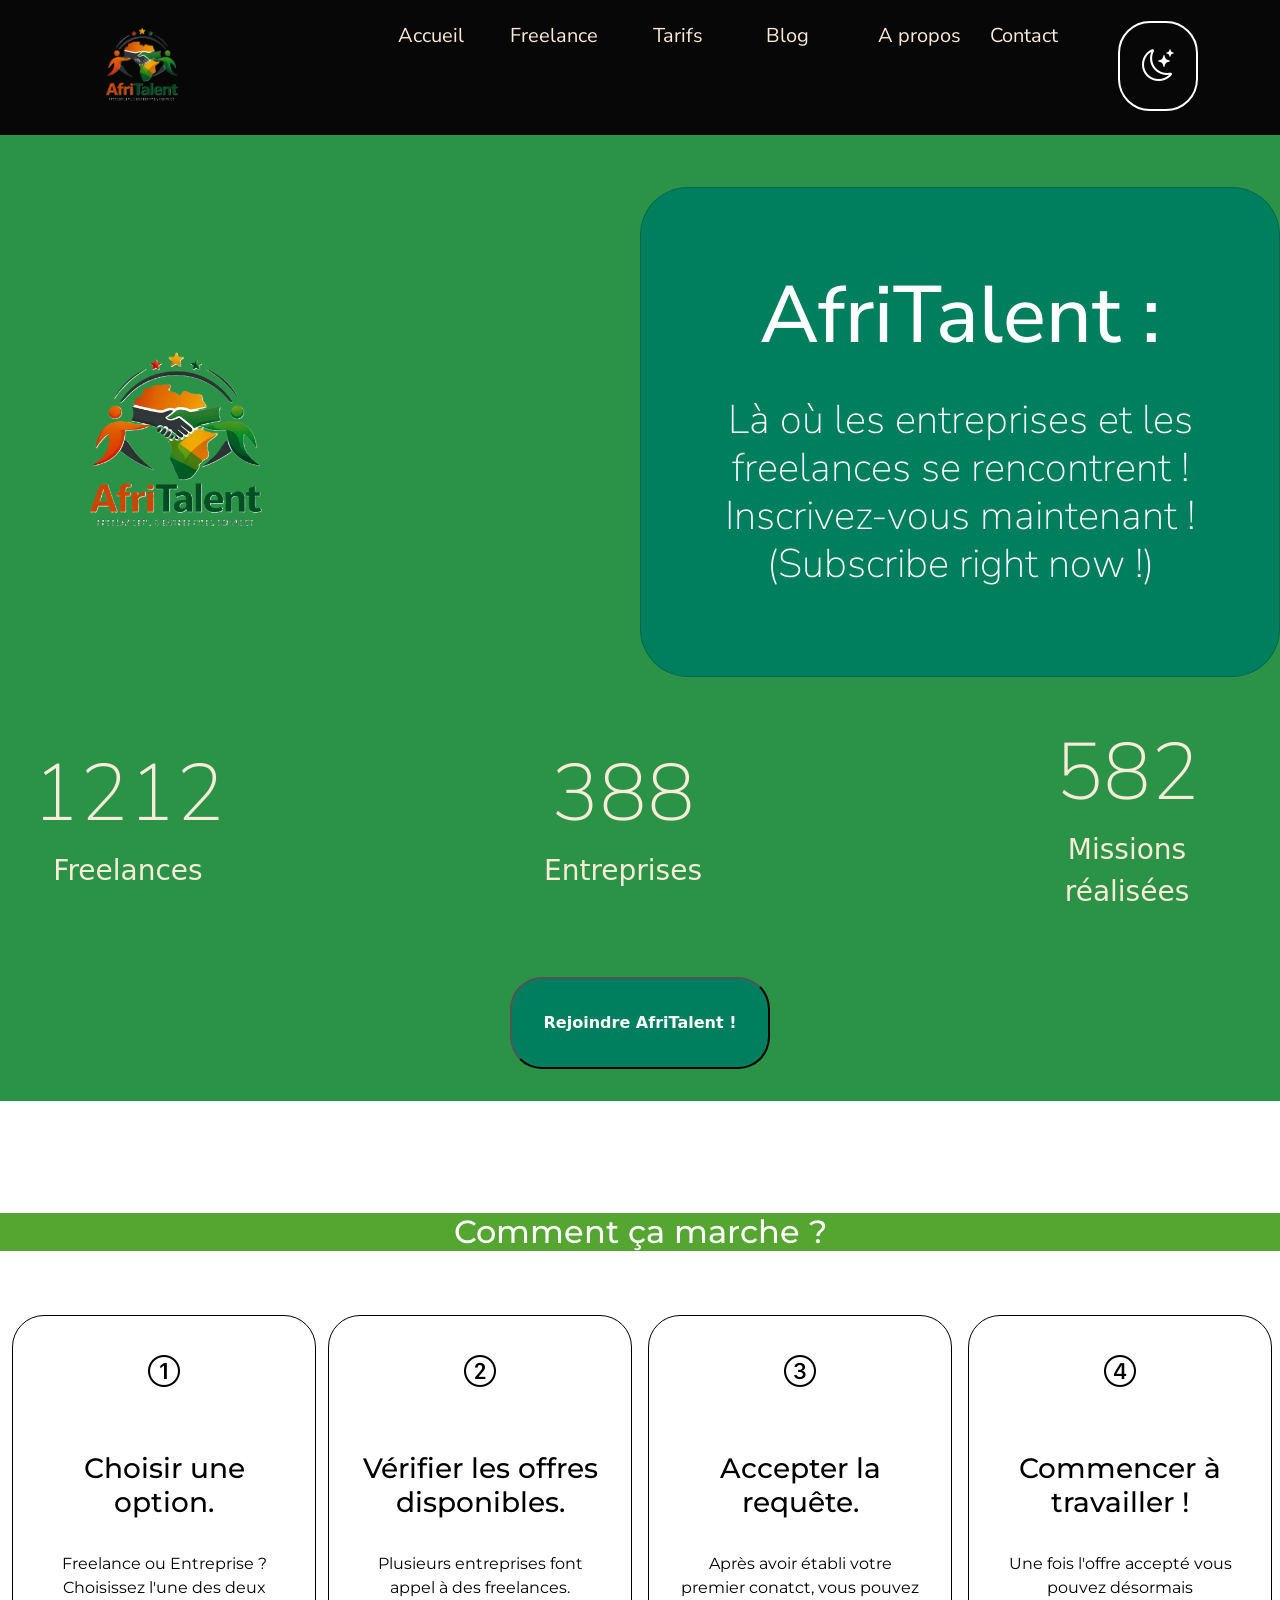
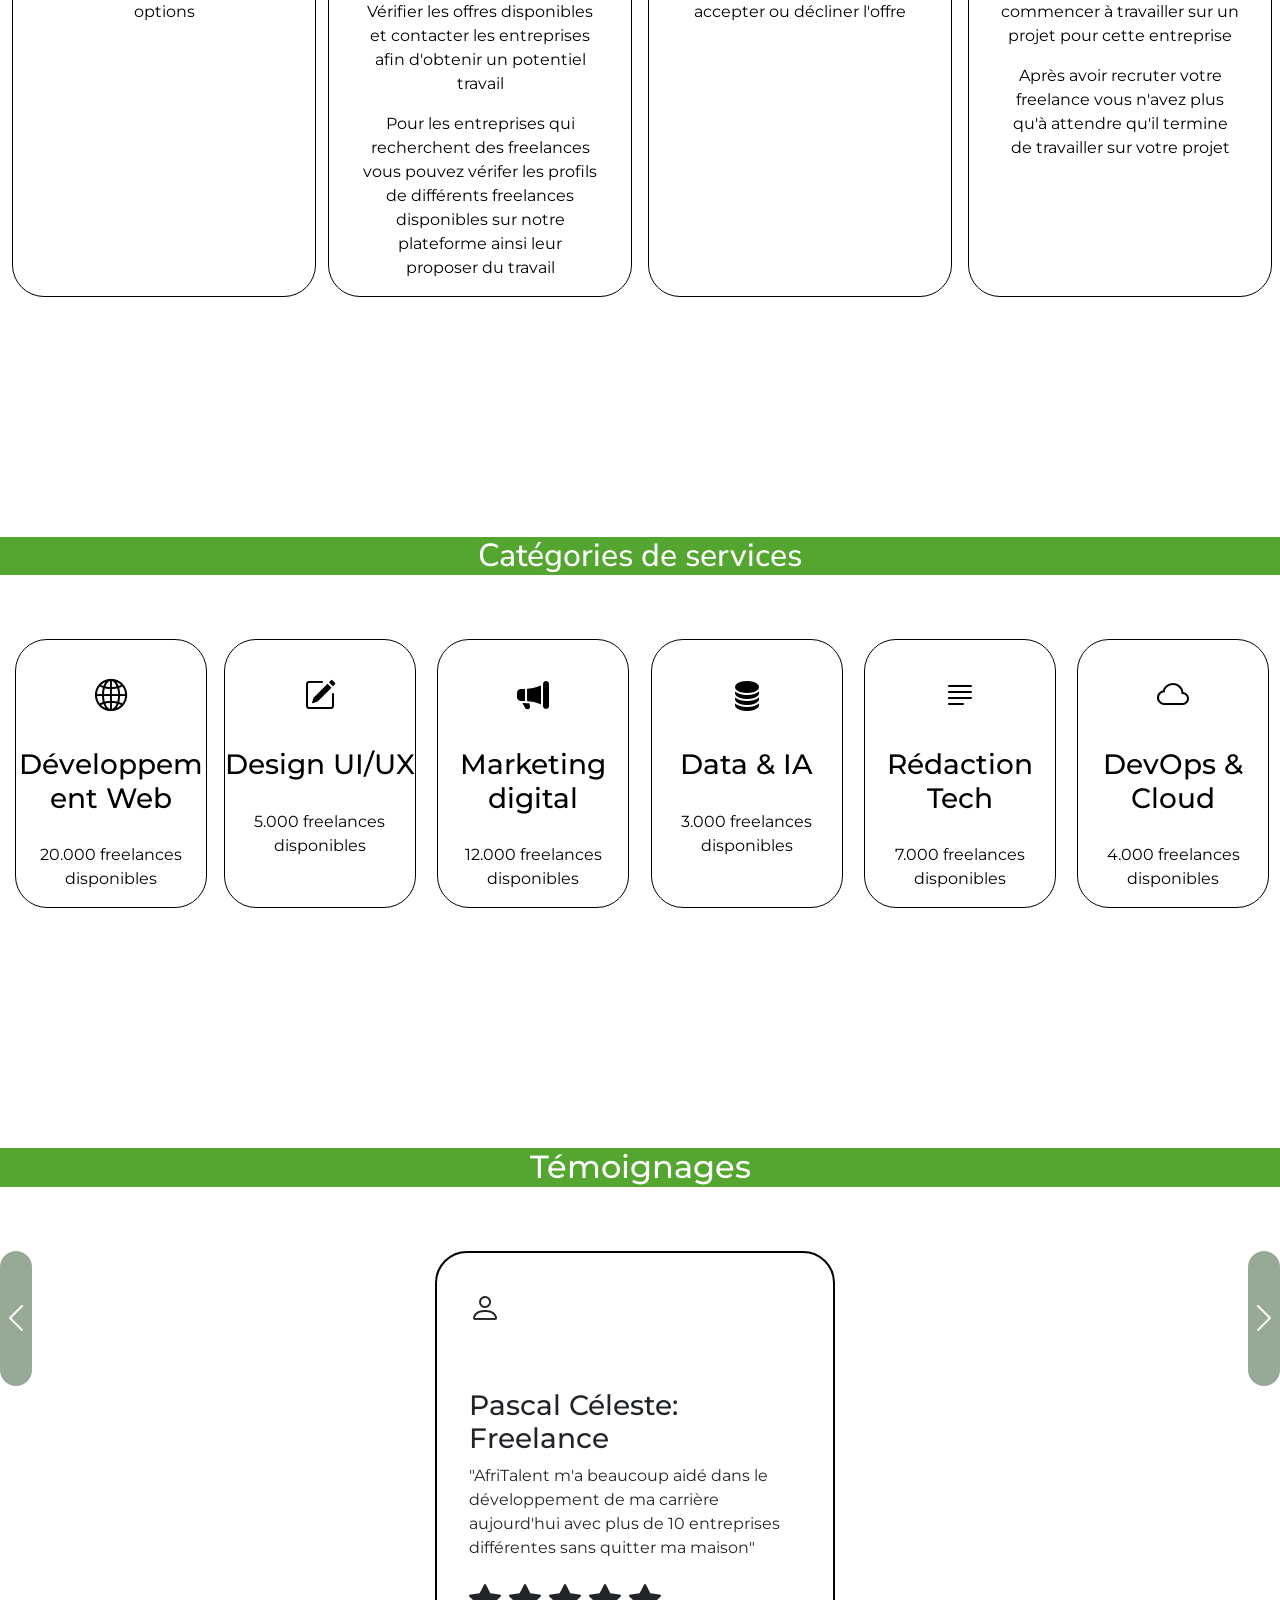
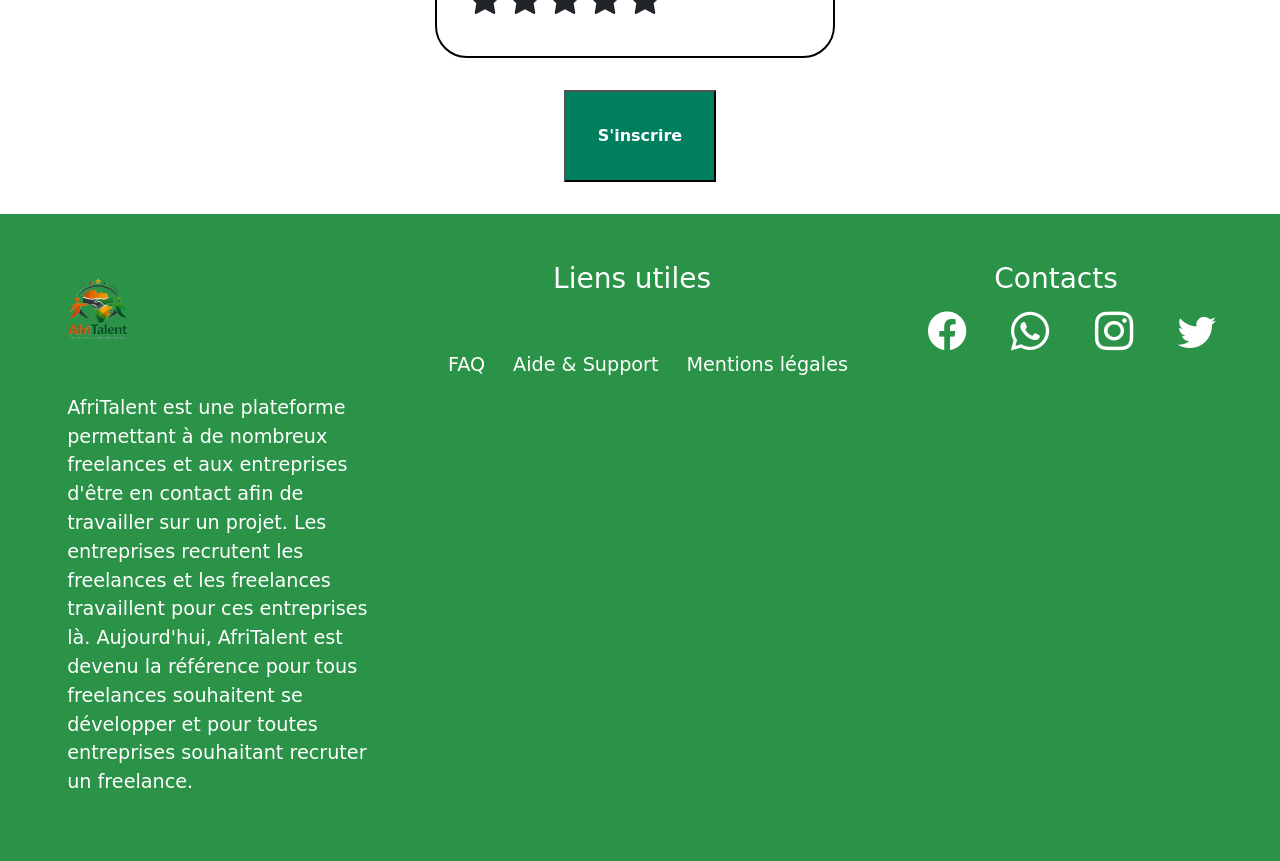
<file: index.html>
<!DOCTYPE html>
<html lang="fr">
<head>
    <meta charset="UTF-8">
    <meta name="viewport" content="width=device-width, initial-scale=1.0">
    <title>AfriTalent</title>
    <!-- Lien google fonts -->
    <link href="https://fonts.googleapis.com/css2?family=Montserrat:wght@100..900&family=Nunito+Sans:wght@200..1000&display=swap" rel="stylesheet">
    <!-- Lien CSS personnel -->
    <link rel="stylesheet" href="CSS/style.css" type="text/css">
    <!-- Lien Bootstrap via CDN : Icone -->
     <link rel="stylesheet" href="https://cdn.jsdelivr.net/npm/bootstrap-icons@1.11.3/font/bootstrap-icons.min.css">
    <!-- Lien Bootstrap via CDN : Feuille de style -->
    <link rel="stylesheet" href="https://cdn.jsdelivr.net/npm/bootstrap@5.3.0/dist/css/bootstrap.min.css">
</head>
<body id="index" class="">
    <header>
        <nav class="navbar navbar-expand-lg navbar-dark">
            <div class="container">
                <img src="images/AfriTalent.png" alt="Logo AfriTalent">
                <button class="navbar-toggler" type="button" data-bs-toggle="collapse" data-bs-target="#navMenu" aria-controls="navMenu" aria-expanded="false" aria-label="Toggle navigation">
                    <span class="navbar-toggler-icon"></span>
                </button>
                <div class="collapse navbar-collapse" id="navMenu">
                    <ul class="navbar-nav ms-auto">
                        <li class="nav-item">
                            <a href="#hero">Accueil</a>
                        </li>
                        <li class="nav-item">
                            <a href="freelances.html">Freelance</a>
                        </li>
                        <li class="nav-item">
                            <a href="tarifs.html">Tarifs</a>
                        </li>
                        <li class="nav-item">
                            <a href="about.html">Blog</a>
                        </li>
                        <li class="nav-item">
                            <a href="about.html">A propos</a>
                        </li>
                        <li class="nav-item">
                            <a href="contacts.html">Contact</a>
                        </li>
                        <li>
                            <button id="theme">
                                <i class="bi bi-moon-stars"></i>
                            </button>
                        </li>
                    </ul>
                </div>
            </div>
        </nav>
    </header>
    <section id="hero" class="fade_in">
        <ul>
            <li>
                <img src="images/AfriTalent.png" alt="Logo AfriTalent">
            </li>
            <li>
                <div class="card" id="main_card">
                    <h1>
                        AfriTalent :
                    </h1> <br>
                    <h2>
                        Là où les entreprises et les freelances se rencontrent ! <br>
                        Inscrivez-vous maintenant !(Subscribe right now !)
                    </h2>
                </div>
            </li>
        </ul>
        <!-- Compteurs JavaScript -->
        <div id="compteurs">
            <ul>
                <li>
                    <h2 id="cpt">0</h2>
                    <p>Freelances</p>                    
                </li>
                <li>
                    <h2 id="cpt2">0</h2>
                    <p>Entreprises</p>
                </li>
                <li>
                    <h2 id="cpt3">0</h2>
                    <p>Missions réalisées</p>
                </li>
            </ul>
        </div>
        <div>
            <button id="cta1"><span>Rejoindre AfriTalent !</span></button>
        </div>
    </section>
    <section id="comment_ca_marche" class="fade_in">
        <h2>Comment ça marche ?</h2>
        <div id="container">
            <div class="card col-12 col-md-6 col-lg-4" id="first">
                <i class="bi bi-1-circle"></i>
                <h3>
                    Choisir une option.
                </h3><br>
                <p>Freelance ou Entreprise ? Choisissez l'une des deux options</p>
            </div>
            <div class="card col-12 col-md-6 col-lg-4" id="second">
                <i class="bi bi-2-circle"></i>
                <h3>
                    Vérifier les offres disponibles.
                </h3><br>
                <p>Plusieurs entreprises font appel à des freelances. Vérifier les offres disponibles et contacter les entreprises afin d'obtenir un potentiel travail</p>
                <p>Pour les entreprises qui recherchent des freelances vous pouvez vérifer les profils de différents freelances disponibles sur notre plateforme ainsi leur proposer du travail</p>
            </div>
            <div class="card col-12 col-md-6 col-lg-4" id="third">
                <i class="bi bi-3-circle"></i>
                <h3>
                    Accepter la requête.
                </h3><br>
                <p>Après avoir établi votre premier conatct, vous pouvez accepter ou décliner l'offre</p>
            </div>
            <div class="card col-12 col-md-6 col-lg-4" id="fourth">
                <i class="bi bi-4-circle"></i>
                <h3>
                    Commencer à travailler !
                </h3><br>
                <p>Une fois l'offre accepté vous pouvez désormais commencer à travailler sur un projet pour cette entreprise</p>
                <p>Après avoir recruter votre freelance vous n'avez plus qu'à attendre qu'il termine de travailler sur votre projet</p>
            </div>
        </div>
    </section>
    <section id="categories_de_service" class="fade_in">
        <h2>Catégories de services</h2>
        <div id="container_2">
            <div class="card col-12 col-md-6 col-lg-4" id="div1">
                <i class="bi bi-globe2"></i>
                <h3>Développement Web</h3>
                <p>20.000 freelances disponibles</p>
            </div>        
            <div class="card col-12 col-md-6 col-lg-4" id="div2">
                <i class="bi bi-pencil-square"></i>
                <h3>Design UI/UX</h3>
                <p>5.000 freelances disponibles</p>
            </div>
            <div class="card col-12 col-md-6 col-lg-4" id="div3">
                <i class="bi bi-megaphone-fill"></i>
                <h3>Marketing digital</h3>
                <p>12.000 freelances disponibles</p>
            </div>
            <div class="card col-12 col-md-6 col-lg-4" id="div4">
                <i class="bi bi-database-fill"></i>
                <h3>Data & IA</h3>
                <p>3.000 freelances disponibles</p>
            </div>
            <div class="card col-12 col-md-6 col-lg-4" id="div5">
                <i class="bi bi-justify-left"></i>
                <h3>Rédaction Tech</h3>
                <p>7.000 freelances disponibles</p>
            </div>
            <div class="card col-12 col-md-6 col-lg-4" id="div6">
                <i class="bi bi-cloud"></i>
                <h3>DevOps & Cloud</h3>
                <p>4.000 freelances disponibles</p>
            </div>
        </div>
    </section>
    <section id="temoignages" class="fade_in">
        <h2>Témoignages</h2>
        <div id="testimonialsCarousel" class="carousel slide" data-bs-ride="carousel">
            <!-- Indicateurs optionels -->
            <div class="carousel-indicators">
                <button type="button" data-bs-target="#testimonialsCarousel" data-bs-slide-to="0" class="active" aria-current="true" aria-label="Témoignage 1"></button>
                <button type="button" data-bs-target="#testimonialsCarousel" data-bs-slide-to="1" class="active" aria-current="true" aria-label="Témoignage 2"></button>
                <button type="button" data-bs-target="#testimonialsCarousel" data-bs-slide-to="2" class="active" aria-current="true" aria-label="Témoignage 3"></button>
                <button type="button" data-bs-target="#testimonialsCarousel" data-bs-slide-to="3" class="active" aria-current="true" aria-label="Témoignage 4"></button>
                <button type="button" data-bs-target="#testimonialsCarousel" data-bs-slide-to="4" class="active" aria-current="true" aria-label="Témoignage 5"></button>
            </div>
            <div class="carousel-inner">
                <div class="carousel-item active">
                    <div class="card" id="tem1">
                        <i class="bi bi-person"></i>
                        <h3>Pascal Céleste: Freelance</h3>
                        <p>"AfriTalent m'a beaucoup aidé dans le développement de ma carrière aujourd'hui avec plus de 10 entreprises différentes sans quitter ma maison"</p>
                        <div class="d-flex gap-2">
                            <i class="bi bi-star-fill"></i>
                            <i class="bi bi-star-fill"></i>
                            <i class="bi bi-star-fill"></i>
                            <i class="bi bi-star-fill"></i>
                            <i class="bi bi-star-fill"></i>
                        </div>
                    </div>
                </div>
                <div class="carousel-item">
                    <div class="card" id="tem2">
                        <i class="bi bi-people"></i>
                        <h3>Southwest Society: Entreprise</h3>
                        <p>"Aujourd'hui pratiquement tout fonctionne sur le web. J'ai fait appel à AfriTalent pour me trouver un freelance pour m'aider à réaliser certains projets et nous n'avons pas été déçu. Je recommande cette plateforme à toutes entreprises qui souhaiterai réaliser des projets en rapport avec le numérique"</p>
                        <div class="d-flex gap-2">
                            <i class="bi bi-star-fill"></i>
                            <i class="bi bi-star-fill"></i>
                            <i class="bi bi-star-fill"></i>
                            <i class="bi bi-star-fill"></i>
                            <i class="bi bi-star-fill"></i>
                        </div>
                    </div>
                </div>
                <div class="carousel-item">
                    <div class="card" id="tem3">
                        <i class="bi bi-person"></i>
                        <h3>Moise Bissila: Freelance</h3>
                        <p>"Au début de ma carrière je ne savais pas où trouver des clients, j'étais complètement perdu et un jour un ami m'a parlé d'AfriTalent; j'ai essayé et j'ai trouvé un client en un temps record. Merci beaucoup à AfriTalent"</p>
                        <div class="d-flex gap-2">
                            <i class="bi bi-star-fill"></i>
                            <i class="bi bi-star-fill"></i>
                            <i class="bi bi-star-fill"></i>
                            <i class="bi bi-star-fill"></i>
                            <i class="bi bi-star-fill"></i>
                        </div>
                    </div>
                </div>
                <div class="carousel-item">
                    <div class="card" id="tem4">
                        <i class="bi bi-people"></i>
                        <h3>Clothes' City: Entreprise</h3>
                        <p>"En tant que marque de vêtement, un site web est un outil important pour faciliter les commandes et le marketing de la marque. Nous avons eu du mal pour trouver un freelance de qualité mais grâce à AfriTalent il nous a suffit de quelques cliques pour en avoir un. Merci à eux"</p>
                        <div class="d-flex gap-2">
                            <i class="bi bi-star-fill"></i>
                            <i class="bi bi-star-fill"></i>
                            <i class="bi bi-star-fill"></i>
                            <i class="bi bi-star-fill"></i>
                            <i class="bi bi-star-fill"></i>
                        </div>
                    </div>
                </div>
                <div class="carousel-item">
                    <div class="card" id="tem5">
                        <i class="bi bi-person"></i>
                        <h3>Keisha Mouele: Freelance</h3>
                        <p>"Beaucoup de freelance qui viennent de se lancer ont du mal à se créer un chemin tout seul. Aujourd'hui avec l'aide de AfriTalent, celà n'est plus un problème avec toutes les entreprises disponibles sur la plateforme. Celles-ci auront besoin de freelance et c'est là que vous pouvez commencer votre carrière. AfriTalent a propulsé ma carrière freelance</p>
                        <div class="d-flex gap-2">
                            <i class="bi bi-star-fill"></i>
                            <i class="bi bi-star-fill"></i>
                            <i class="bi bi-star-fill"></i>
                            <i class="bi bi-star-fill"></i>
                            <i class="bi bi-star-fill"></i>
                        </div> 
                    </div>
                </div>
             </div>
             <!-- Contrôles précédent/suivant -->
             <button class="carousel-control-prev" type="button" data-bs-target="#testimonialsCarousel" data-bs-slide="prev" id="prev">
                <span class="carousel-control-prev-icon" aria-hidden="true"></span>
                <span class="visually-hidden">Précédent</span>
            </button>
            <button class="carousel-control-next" type="button" data-bs-target="#testimonialsCarousel" data-bs-slide="next" id="next">
                <span class="carousel-control-next-icon" aria-hidden="true"></span>
                <span class="visually-hidden">suivant</span>
            </button>
        </div>
    </section>

    <div id="cta">
        <button>S'inscrire</button>
    </div>

    <footer>
        <div id="container_4">
            <div id="col1">
                <img src="images/AfriTalent.png" alt="Logo de AfriTalent" id="logo">
                <p>AfriTalent est une plateforme permettant à de nombreux freelances et aux entreprises d'être en contact afin de travailler sur un projet. Les entreprises recrutent les freelances et les freelances travaillent pour ces entreprises là. Aujourd'hui, AfriTalent est devenu la référence pour tous freelances souhaitent se développer et pour toutes entreprises souhaitant recruter un freelance.</p>
            </div>
            <div id="col2">
                <h3>Liens utiles</h3>
                <ul>
                    <li>
                        <a href="">FAQ</a>
                    </li>
                    <li>
                        <a href="">Aide & Support</a>
                    </li>
                    <li>
                        <a href="">Mentions légales</a>
                    </li>
                </ul>
            </div>
            <div id="col3">
                <h3>Contacts</h3>
                <ul>
                    <li>
                        <a href="https://www.facebook.com" target="_blank">
                            <i class="bi bi-facebook"></i>
                        </a>
                    </li>
                    <li>
                        <a href="https://wa.me/221760229040" target="_blank">
                            <i class="bi bi-whatsapp"></i>
                        </a>
                    </li>
                    <li>
                        <a href="https://www.instagram.com/keishaninho" target="_blank">
                            <i class="bi bi-instagram"></i>
                        </a>
                    </li>
                    <li>
                        <a href="https://www.x.com/PascalCles44355" target="_blank">
                            <i class="bi bi-twitter"></i>
                        </a>
                    </li>
                </ul>
            </div>
        </div>
    </footer>
    
    
    <div id="top"></div>
    <!-- Bootstrap 5 via CDN: script JavaScript -->
    <script src="https://cdn.jsdelivr.net/npm/bootstrap@5.3.0/dist/js/bootstrap.bundle.min.js"></script>
    <!-- Script JS -->
    <script src="JS/main.js"></script>
</body>
</html>
</file>
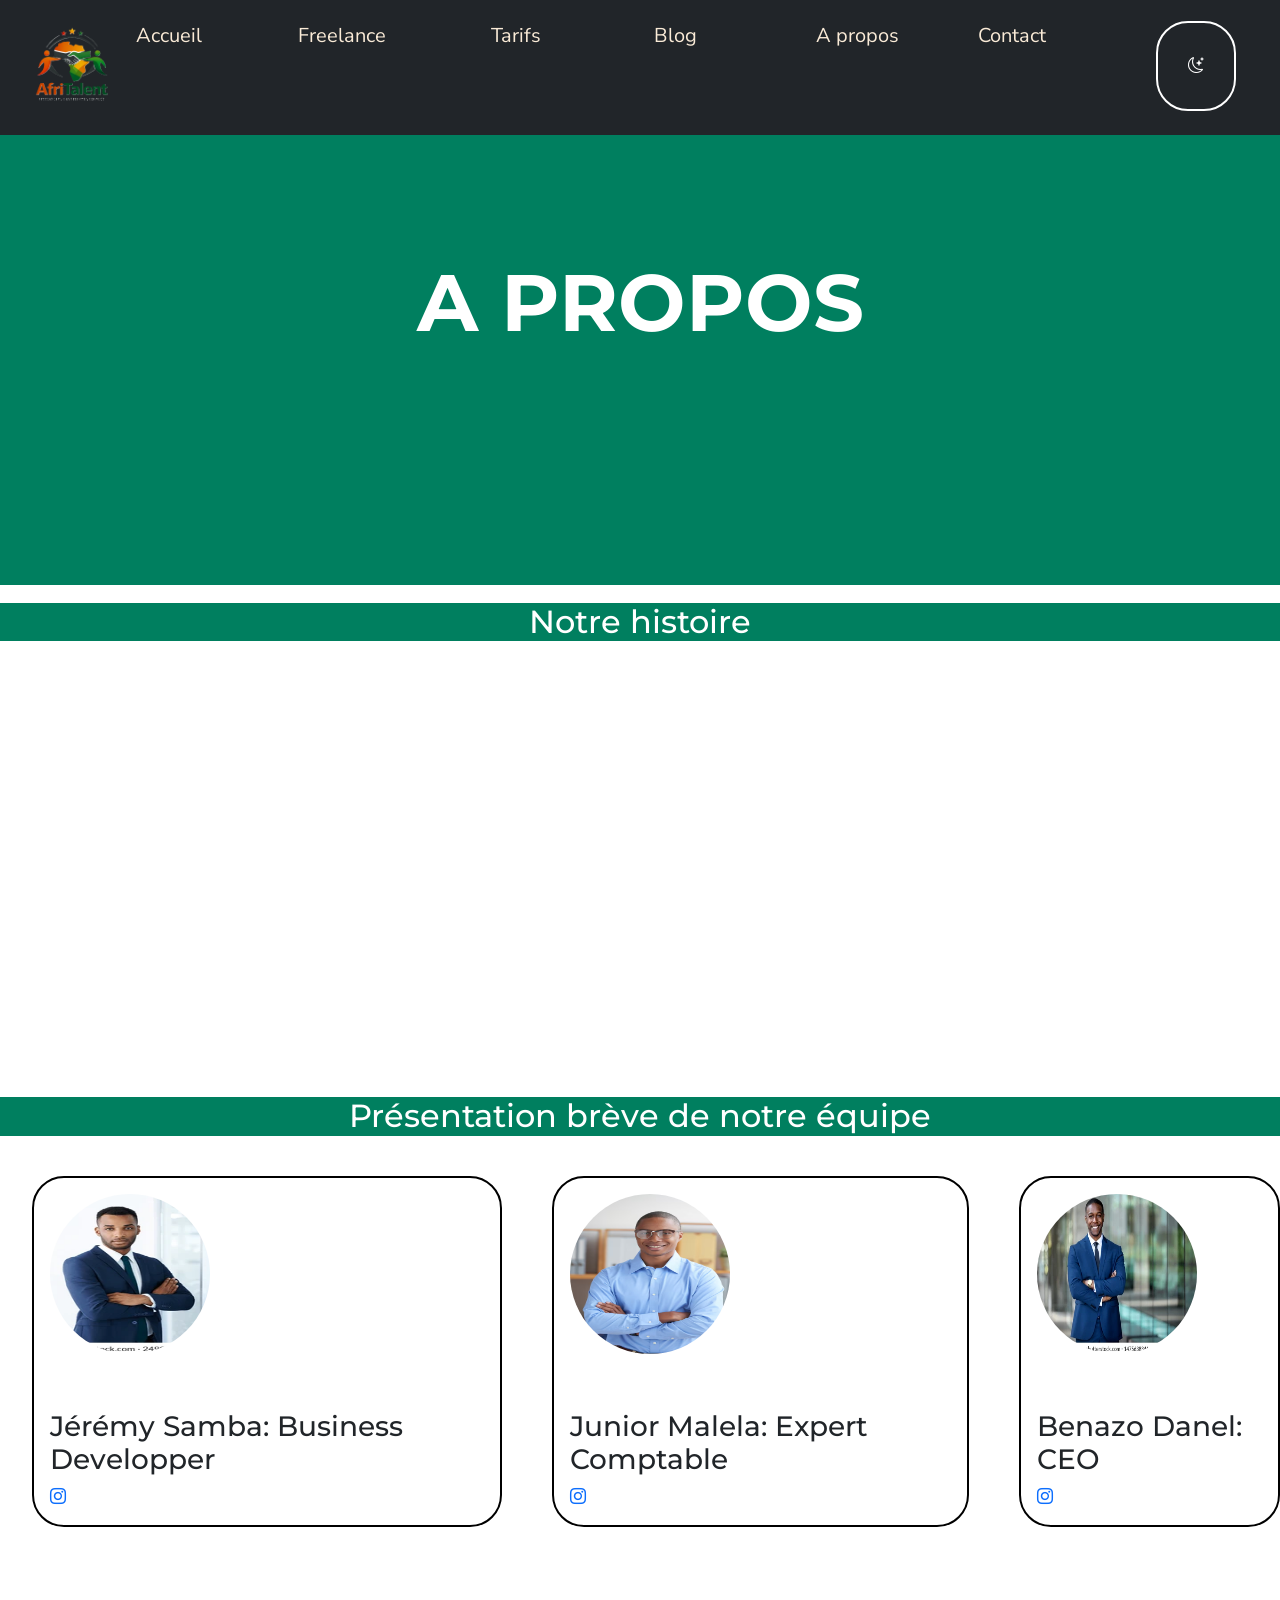
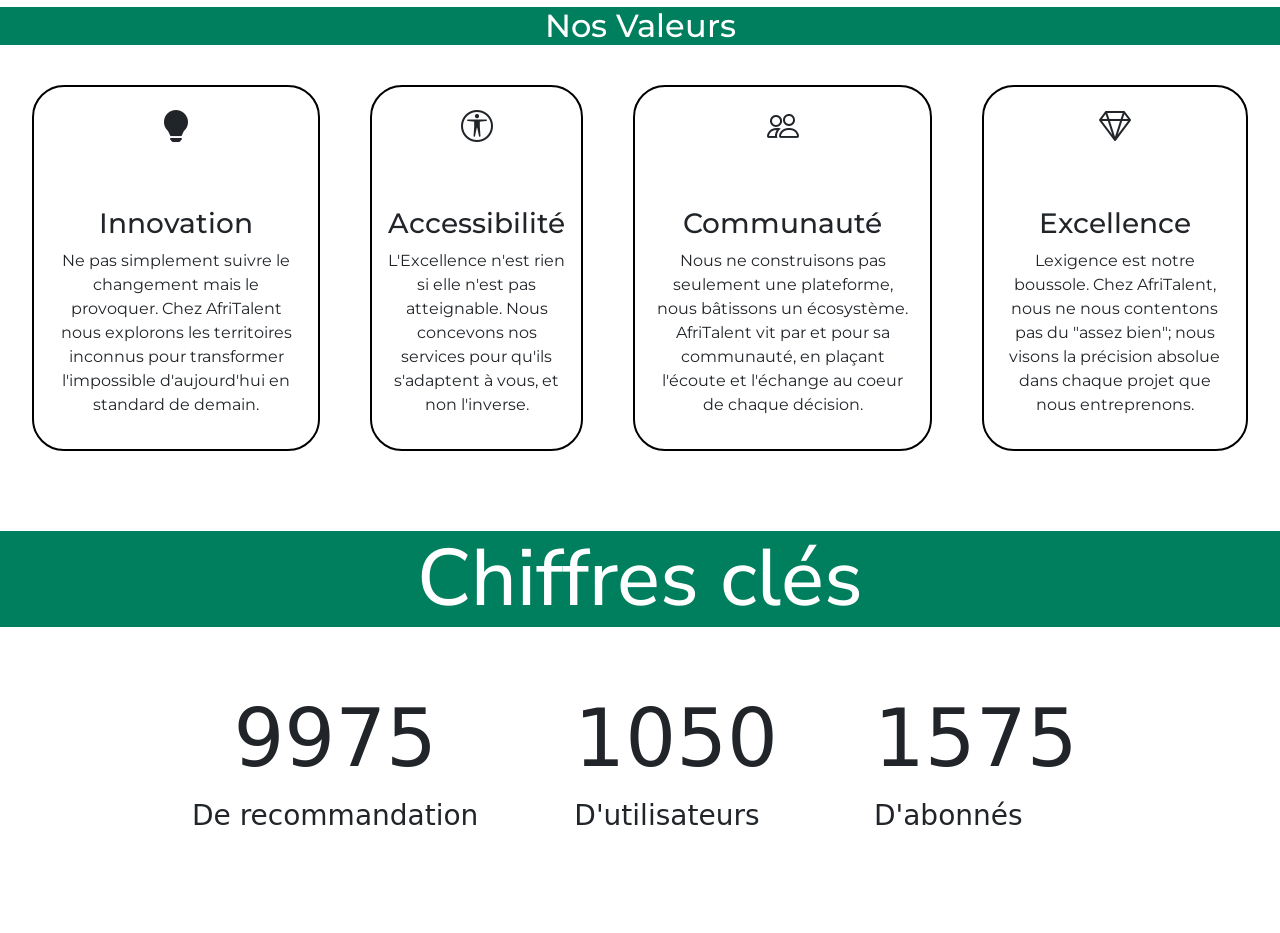
<file: about.html>
<!DOCTYPE html>
<html lang="fr">
<head>
    <meta charset="UTF-8">
    <meta name="viewport" content="width=device-width, initial-scale=1.0">
    <title>A propos - AfriTalent</title>
    <!-- Lien google fonts -->
    <link href="https://fonts.googleapis.com/css2?family=Montserrat:wght@100..900&family=Nunito+Sans:wght@200..1000&display=swap" rel="stylesheet">
    <!-- Lien Bootstrap via CDN : Icone -->
    <link rel="stylesheet" href="https://cdn.jsdelivr.net/npm/bootstrap-icons@1.11.3/font/bootstrap-icons.min.css">
    <!-- Lien Bootstrap -->
    <link rel="stylesheet" href="https://cdn.jsdelivr.net/npm/bootstrap@5.3.0/dist/css/bootstrap.min.css">
    <!-- Lien CSS -->
    <link rel="stylesheet" href="CSS/style.css">
</head>
<body id="about">
    <header>
        <nav class="navbar navbar-expand-lg navbar-dark bg-dark">
            <div class="container">
                <img src="images/AfriTalent.png" alt="Logo AfriTalent">
                <button class="navbar-toggler" type="button" data-bs-toggle="collapse" data-bs-target="#navMenu" aria-controls="navMenu" aria-expanded="false" aria-label="Toggle navigation">
                    <span class="navbar-toggler-icon"></span>
                </button>
                <div class="collapse navbar-collapse" id="navMenu">
                    <ul class="navbar-nav ms-auto">
                        <li class="nav-item">
                            <a href="index.html">Accueil</a>
                        </li>
                        <li class="nav-item">
                            <a href="freelances.html">Freelance</a>
                        </li>
                        <li class="nav-item">
                            <a href="tarifs.html">Tarifs</a>
                        </li>
                        <li class="nav-item">
                            <a href="about.html">Blog</a>
                        </li>
                        <li class="nav-item">
                            <a href="about.html">A propos</a>
                        </li>
                        <li class="nav-item">
                            <a href="contacts.html">Contact</a>
                        </li>
                        <li>
                            <button id="theme">
                                <i class="bi bi-moon-stars"></i>
                            </button>
                        </li>

                    </ul>
                </div>
            </div>
        </nav>
    </header>
    <h1 id="title_about">A PROPOS</h1>
    <div id="top"></div>
    <section id="histoire" class="fade_in">
        <h2>Notre histoire</h2>
        <p>AfriTalent a été créée pour être bien plus qu'une simple plateforme de mise en relation. Nous avons voulu bâtir un écosystème de confiance.

            Nous avons commencé par sélectionner rigoureusement chaque profil, non seulement pour leurs compétences techniques en UI/UX Design ou en Marketing Digital, mais aussi pour leur capacité à collaborer dans un environnement international exigeant. Nous avons levé les barrières logistiques en intégrant des solutions de paiement fluides et sécurisées, permettant à nos partenaires de se concentrer sur l'essentiel : la création de valeur.

            Notre Mission
            Aujourd'hui, AfriTalent est le point de rencontre où les idées audacieuses des entreprises rencontrent l'expertise des meilleurs talents du continent. Que vous soyez une startup en pleine croissance ou une entreprise établie, nous vous offrons un accès direct à une force de travail passionnée, prête à transformer vos défis en succès concrets.

            Chez AfriTalent, nous ne nous contentons pas de lier des freelances et des clients. Nous construisons les équipes de demain.
        </p>
    </section>
    <section id="equipe" class="fade_in">
        <h2>Présentation brève de notre équipe</h2>
        <ul>
            <li>
                <div class="card">
                    <div class="card-body">
                        <img src="images/Jérémy_Samba.png" alt="Image de personnage fictif du projet">
                        <h3>Jérémy Samba: Business Developper</h3>
                        <a href="https://instagram.com/keishaninho" target="_blank">
                            <i class="bi bi-instagram"></i>
                        </a>
                    </div>
                </div>
            </li>
            <li>
                <div class="card">
                    <div class="card-body">
                        <div class="images">
                            <img src="images/Junior_Malela.png" alt="Image de personnage fictif du projet">
                        </div>
                        <h3>Junior Malela: Expert Comptable</h3>
                        <a href="https://instagram.com/keishaninho" target="_blank">
                            <i class="bi bi-instagram"></i>
                        </a>
                    </div>
                </div>
            </li>
            <li>
                <div class="card">     
                    <div class="card-body">
                        <img src="images/Benazo_Danel.png" alt="Image de personnage fictif du projet">
                        <h3>Benazo Danel: CEO</h3>
                        <a href="https://instagram.com/keishaninho" target="_blank">
                            <i class="bi bi-instagram"></i>
                        </a>
                    </div>
                </div>
            </li>
        </ul>
    </section>
    <!-- Nos valeurs -->
    <section id="valeurs" class="fade_in">
        <h2>Nos Valeurs</h2>
        <ul>
            <!-- Première valeur -->
            <li>
                <div class="card">
                    <div class="card-body">
                        <i class="bi bi-lightbulb-fill"></i>
                        <h3>Innovation</h3>
                        <p>Ne pas simplement suivre le changement mais le provoquer. Chez AfriTalent nous explorons les territoires inconnus pour transformer l'impossible d'aujourd'hui en standard de demain.</p>
                    </div>
                </div>
            </li>
            <!-- 2e valeur -->
            <li>
                <div class="card">
                    <div class="card-body">
                        <i class="bi bi-universal-access-circle"></i>
                        <h3>Accessibilité</h3>
                        <p>L'Excellence n'est rien si elle n'est pas atteignable. Nous concevons nos services pour qu'ils s'adaptent à vous, et non l'inverse.</p>
                    </div>
                </div>
            </li>
            <!-- 3e valeur -->
            <li>
                <div class="card">
                    <div class="card-body">
                        <i class="bi bi-people"></i>
                        <h3>Communauté</h3>
                        <p>Nous ne construisons pas seulement une plateforme, nous bâtissons un écosystème. AfriTalent vit par et pour sa communauté, en plaçant l'écoute et l'échange au coeur de chaque décision.</p>
                    </div>
                </div>
            </li>
            <!-- 4e valeur -->
            <li>
                <div class="card">
                    <div class="card-body">
                        <i class="bi bi-gem"></i>
                        <h3>Excellence</h3>
                        <p>Lexigence est notre boussole. Chez AfriTalent, nous ne nous contentons pas du "assez bien"; nous visons la précision absolue dans chaque projet que nous entreprenons.</p>
                    </div>
                </div>
            </li>
        </ul>
    </section>
    <!-- Chiffres clés -->
    <section id="chiffres_cle" class="fade_in">
        <h2>Chiffres clés</h2>
        <!-- Compteur JS animé -->
        <div id="container_chiffres_cle">
            <div id="chiffre1">
                <h3 id="cpt_cle1">0</h3>
                <p>De recommandation</p>
            </div>
            <div id="chiffre2">
                <h3 id="cpt_cle2">0</h3>
                <p>D'utilisateurs</p>
            </div>
            <div id="chiffre3">
                <h3 id="cpt_cle3">0</h3>
                <p>D'abonnés</p>
            </div>
        </div>
    </section>


    <!-- Bootstrap 5 via CDN: script JavaScript -->
    <script src="https://cdn.jsdelivr.net/npm/bootstrap@5.3.0/dist/js/bootstrap.bundle.min.js"></script>
    
    <!-- Script JS -->
    <script src="JS/main.js"></script>
</body>
</html>
</file>
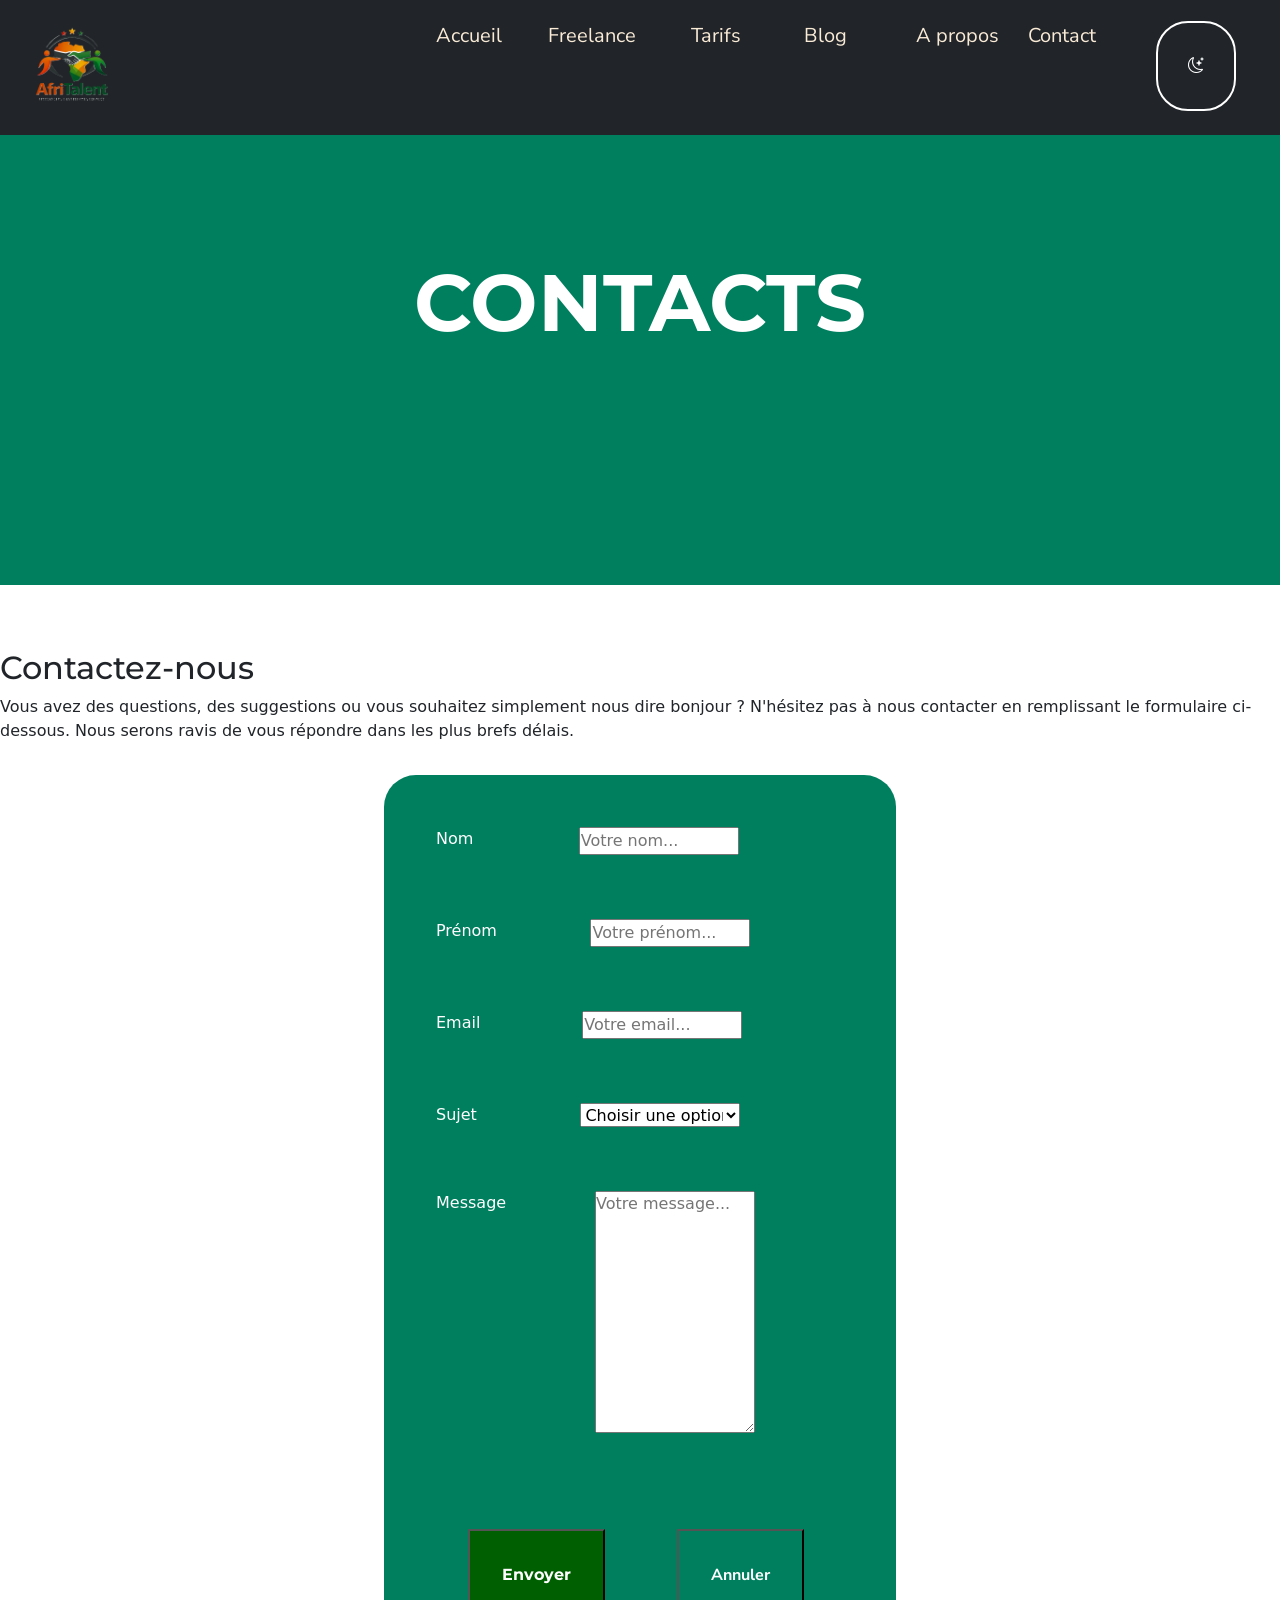
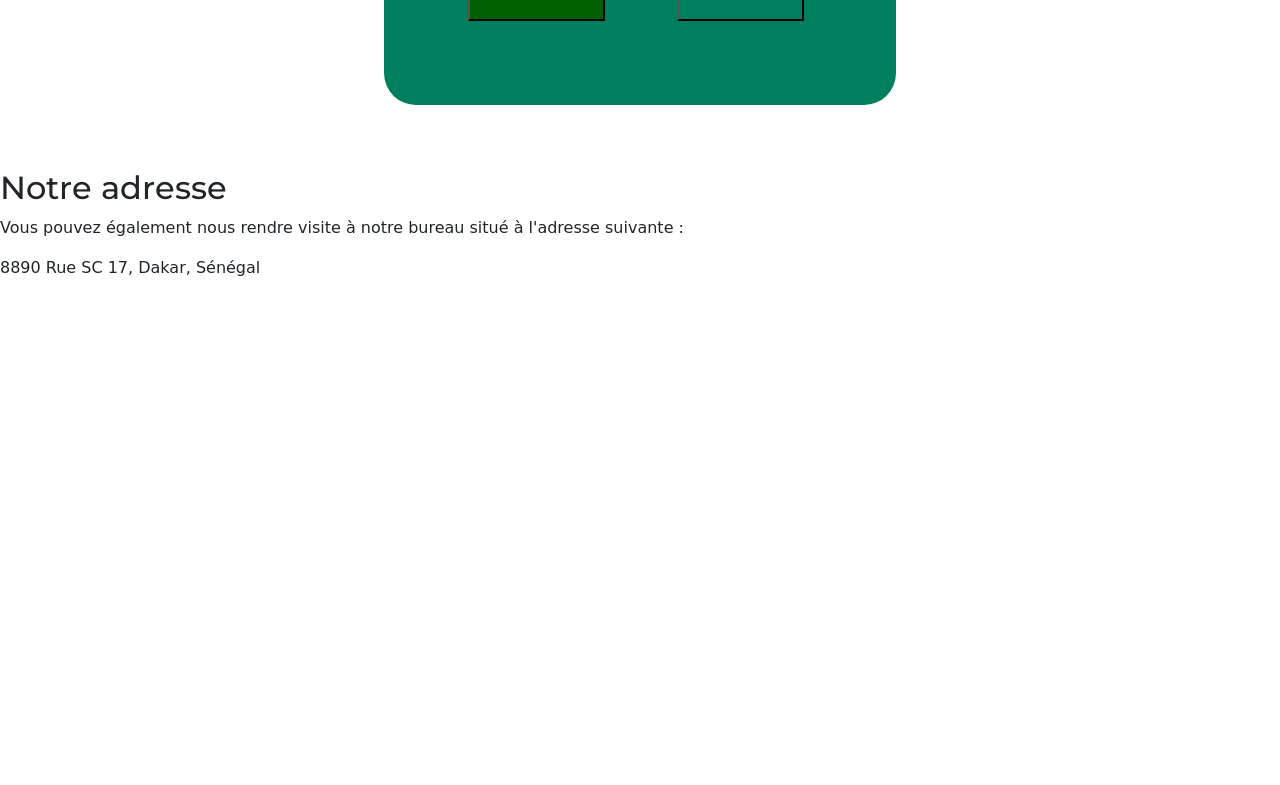
<file: contacts.html>
<!DOCTYPE html>
<html lang="fr">
<head>
    <meta charset="UTF-8">
    <meta name="viewport" content="width=device-width, initial-scale=1.0">
    <title>Contacts - AfriTalent</title>
    <!-- Lien google fonts -->
    <link href="https://fonts.googleapis.com/css2?family=Montserrat:wght@100..900&family=Nunito+Sans:wght@200..1000&display=swap" rel="stylesheet">
    <!-- Icônes Bootstrap -->
    <link rel="stylesheet" href="https://cdn.jsdelivr.net/npm/bootstrap-icons@1.10.0/font/bootstrap-icons.css">
    <!-- Lien Bootstrap -->
    <link rel="stylesheet" href="https://cdn.jsdelivr.net/npm/bootstrap@5.3.0/dist/css/bootstrap.min.css">
    <!-- Lien CSS -->
    <link rel="stylesheet" href="CSS/style.css">
</head>
<body id="contact">
    <header>
        <nav class="navbar navbar-expand-lg navbar-dark bg-dark">
            <div class="container">
                <img src="images/AfriTalent.png" alt="Logo AfriTalent">
                <button class="navbar-toggler" type="button" data-bs-toggle="collapse" data-bs-target="#navMenu" aria-controls="navMenu" aria-expanded="false" aria-label="Toggle navigation">
                    <span class="navbar-toggler-icon"></span>
                </button>
                <div class="collapse navbar-collapse" id="navMenu">
                    <ul class="navbar-nav ms-auto">
                        <li class="nav-item">
                            <a href="index.html">Accueil</a>
                        </li>
                        <li class="nav-item">
                            <a href="freelances.html">Freelance</a>
                        </li>
                        <li class="nav-item">
                            <a href="tarifs.html">Tarifs</a>
                        </li>
                        <li class="nav-item">
                            <a href="about.html">Blog</a>
                        </li>
                        <li class="nav-item">
                            <a href="about.html">A propos</a>
                        </li>
                        <li class="nav-item">
                            <a href="contacts.html">Contact</a>
                        </li>
                        <li>
                            <button id="theme">
                                <i class="bi bi-moon-stars"></i>
                            </button>
                        </li>
                    </ul>
                </div>
            </div>
        </nav>
    </header>
    <div id="top"></div>
    <section class="fade_in">
        <h1>CONTACTS</h1>
        <div id="container_contacts">
            <h2>Contactez-nous</h2>
            <p>Vous avez des questions, des suggestions ou vous souhaitez simplement nous dire bonjour ? N'hésitez pas à nous contacter en remplissant le formulaire ci-dessous. Nous serons ravis de vous répondre dans les plus brefs délais.</p>
            <form>
                <div>
                    <label for="nom">Nom</label>
                    <input type="text" class="space" id="nom" placeholder="Votre nom...">
                    <small class="error"></small>
                </div>
                <div>
                    <label for="prenom">Prénom</label>
                    <input type="text" class="space" id="prenom" placeholder="Votre prénom...">
                    <small class="error"></small>
                </div>
                <div>
                    <label for="mail">Email</label>
                    <input type="email" class="space" id="mail" placeholder="Votre email...">
                    <small class="error"></small>
                </div>
                <div>
                    <label for="sujet">Sujet</label>
                    <select name="sujet" id="sujet" class="space">
                        <option value="default">Choisir une option</option>
                        <option value="Freelance">Freelance</option>
                        <option value="Entreprise">Entreprise</option>
                    </select>
                    <small class="error"></small>
                </div>
                <div> 
                    <label for="message">Message</label>
                    <textarea name="message" id="message" cols="30" rows="10" class="space" placeholder="Votre message..."></textarea>
                    <small class="error"></small>
                </div>
                <div id="form_btn">
                    <input type="submit" value="Envoyer" id="envoyer">
                    <button type="reset" id="anuuler">Annuler</button>
                    <small class="success"></small>
                </div>
            </form>
        </div>

    </section>
    <h2>Notre adresse</h2>
    <p>Vous pouvez également nous rendre visite à notre bureau situé à l'adresse suivante :</p>
    <p>8890 Rue SC 17, Dakar, Sénégal</p>
    <iframe src="https://www.google.com/maps/embed?pb=!1m18!1m12!1m3!1d964.6954448465397!2d-17.467871930515987!3d14.724925996170702!2m3!1f0!2f0!3f0!3m2!1i1024!2i768!4f13.1!3m3!1m2!1s0xec172b27c203d1b%3A0xdafc9289a7f6ce5c!2s8890%20Rue%20SC%2017%2C%20Dakar!5e0!3m2!1sfr!2ssn!4v1775469042877!5m2!1sfr!2ssn" width="600" height="450" style="border:0;" allowfullscreen="" loading="lazy" referrerpolicy="no-referrer-when-downgrade"></iframe>
    <!-- Bootstrap 5 via CDN: script JavaScript -->
    
    <!-- Script JS -->
    <script src="JS/main.js"></script>
</body>
</html>
</file>
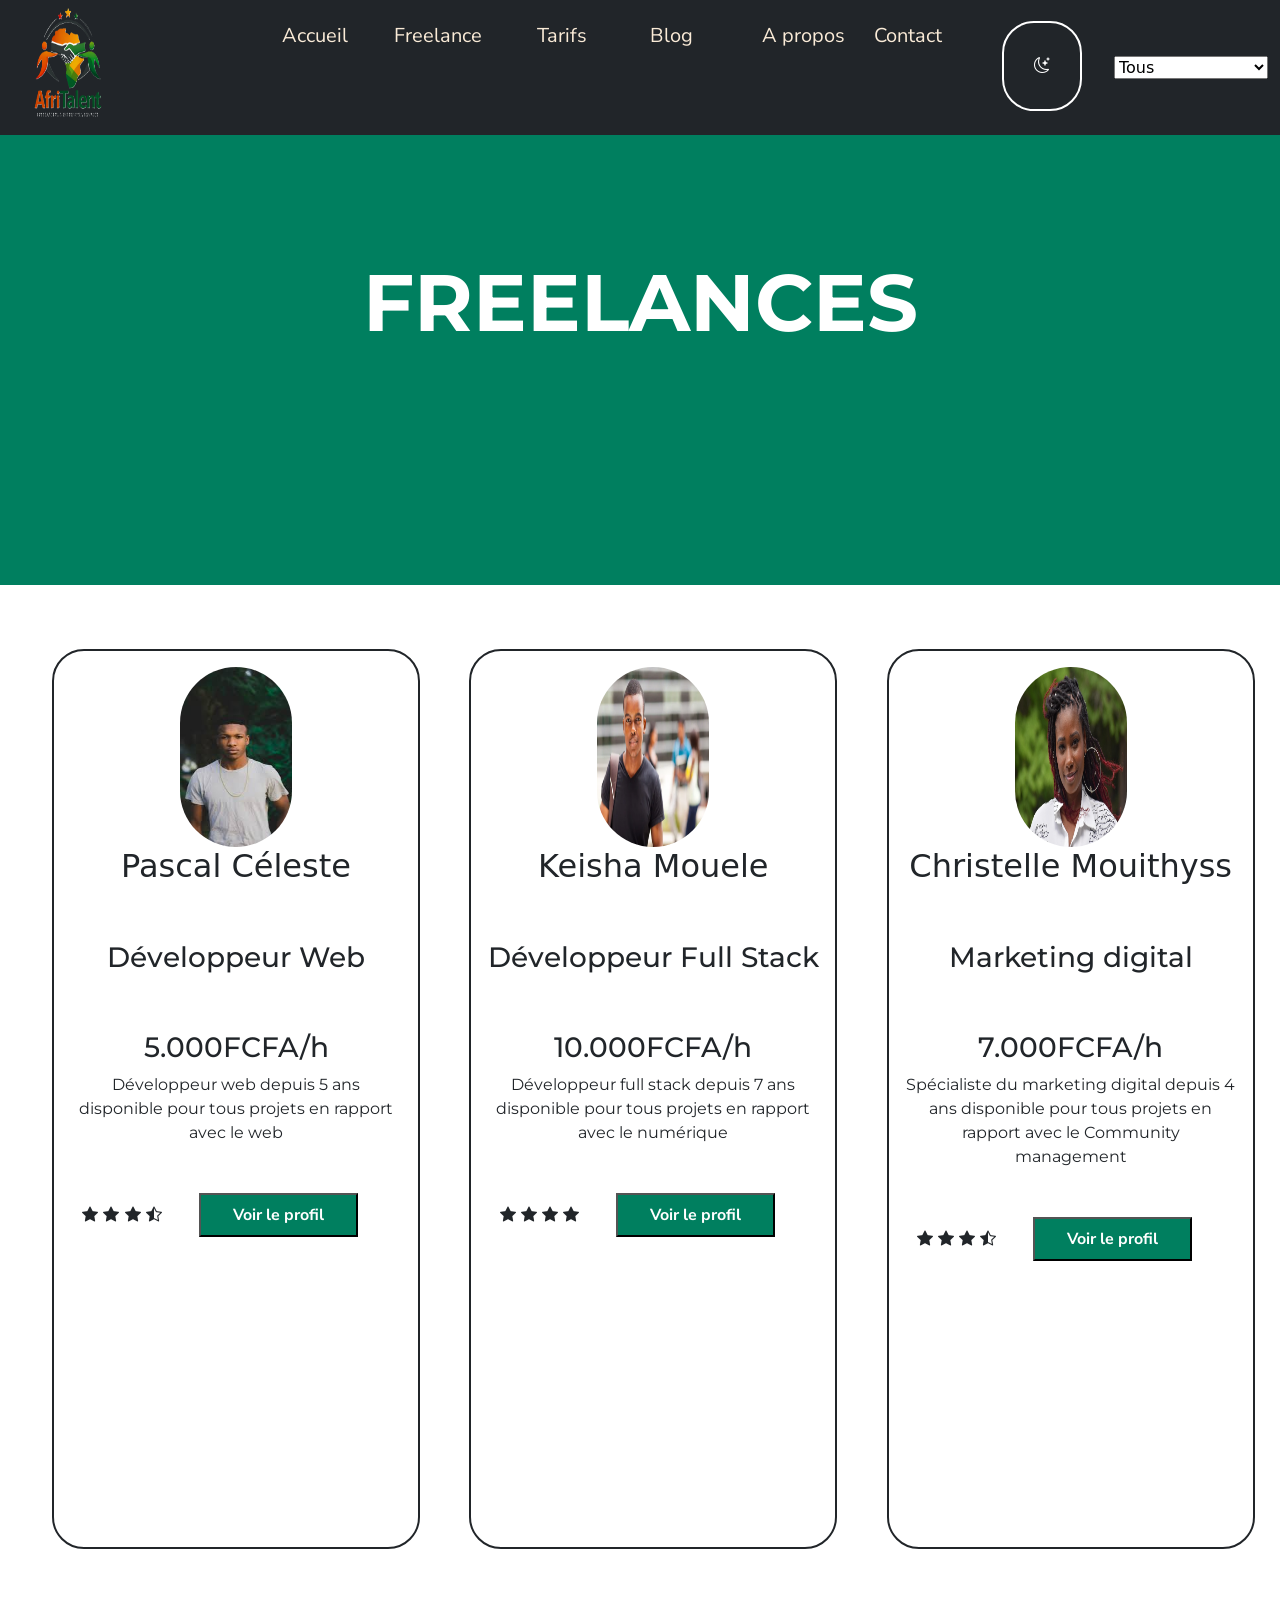
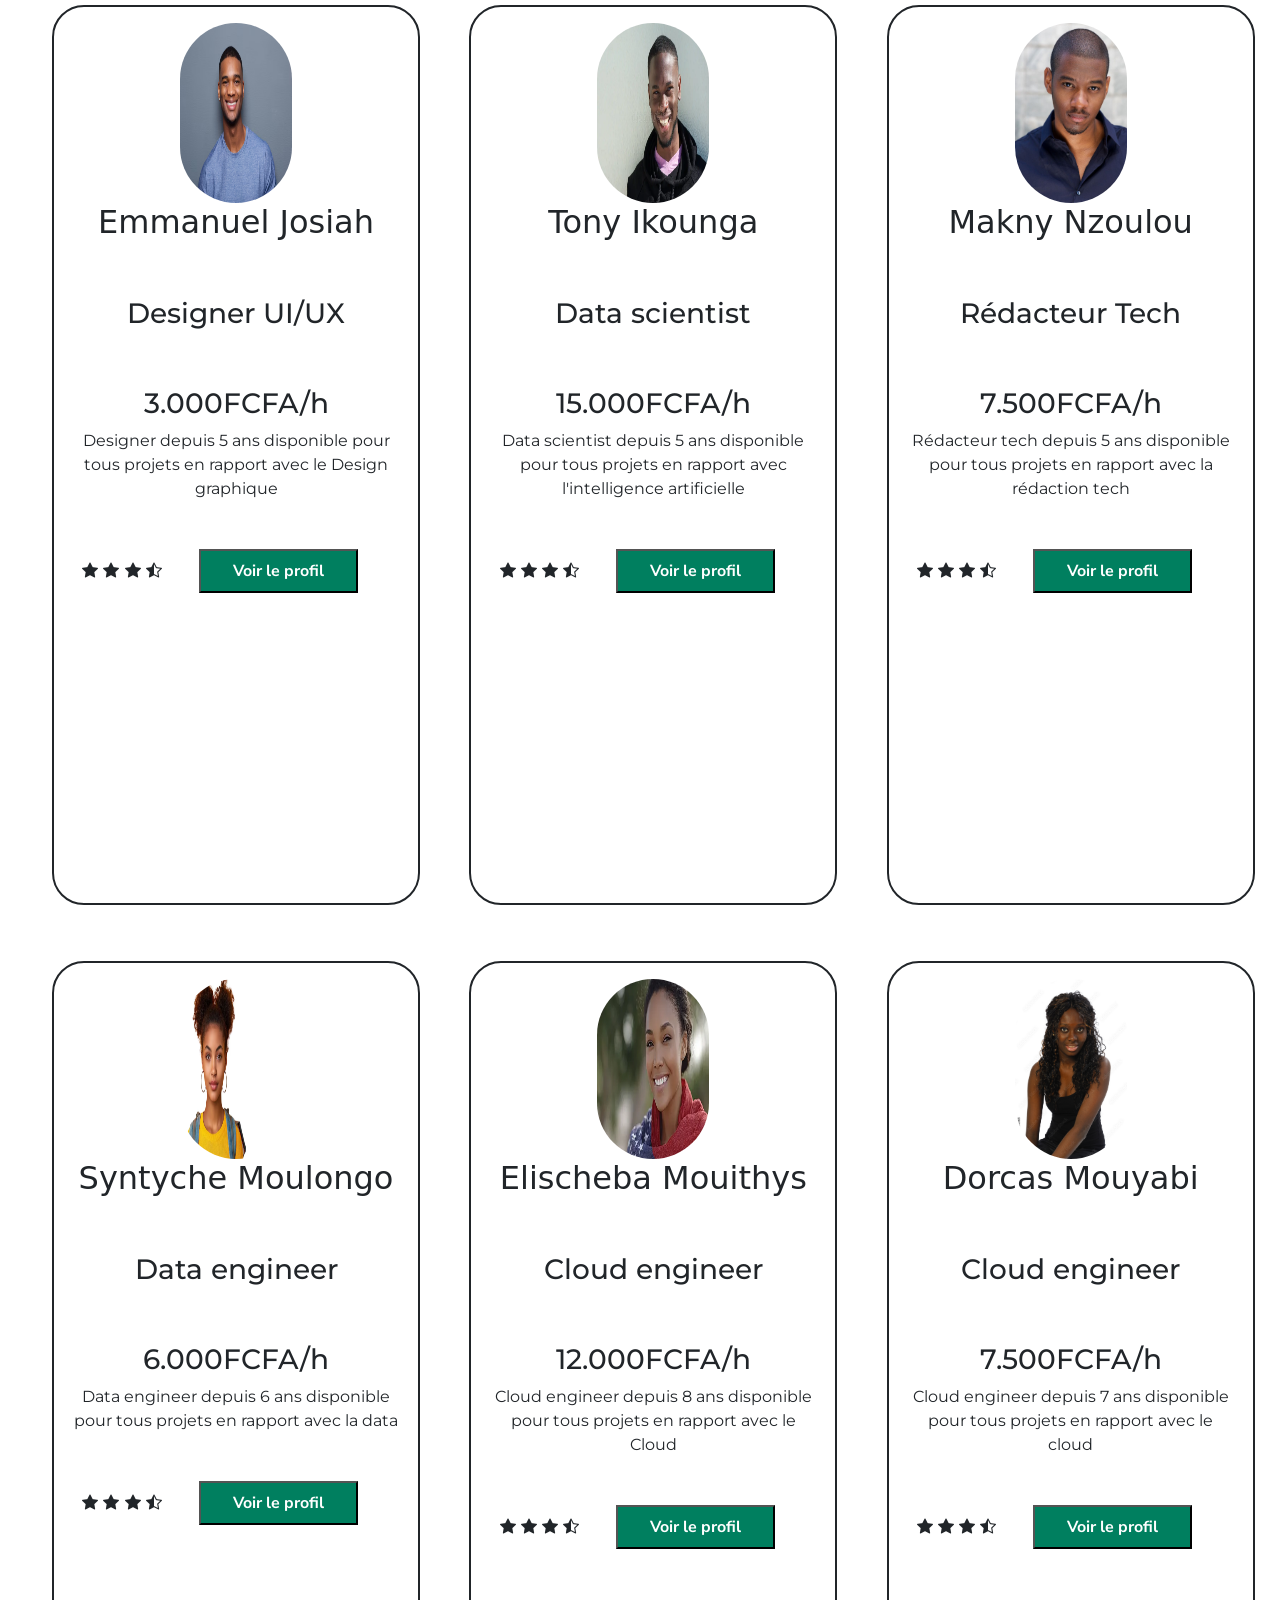
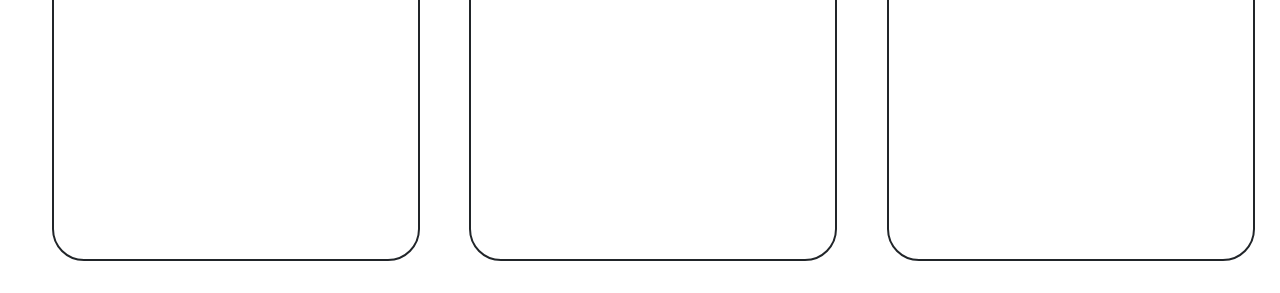
<file: freelances.html>
<!DOCTYPE html>
<html lang="fr">
<head>
    <meta charset="UTF-8">
    <meta name="viewport" content="width=device-width, initial-scale=1.0">
    <title>Freelance AfriTalent</title>
    <!-- Lien google fonts -->
    <link href="https://fonts.googleapis.com/css2?family=Montserrat:wght@100..900&family=Nunito+Sans:wght@200..1000&display=swap" rel="stylesheet">
    <!-- Lien Bootstrap : Icones -->
    <link rel="stylesheet" href="https://cdn.jsdelivr.net/npm/bootstrap-icons@1.10.0/font/bootstrap-icons.css">
    <!-- Lien Bootstrap -->
    <link rel="stylesheet" href="https://cdn.jsdelivr.net/npm/bootstrap@5.3.0/dist/css/bootstrap.min.css">
    <!-- Lien CSS -->
    <link rel="stylesheet" href="CSS/style.css">
</head>
<body id="freelance">
    <header>
        <nav class="navbar navbar-expand-lg navbar-dark bg-dark">
            <div class="container">
                <img src="images/AfriTalent.png" alt="Logo AfriTalent">
                <button class="navbar-toggler" type="button" data-bs-toggle="collapse" data-bs-target="#navMenu" aria-controls="navMenu" aria-expanded="false" aria-label="Toggle navigation">
                    <span class="navbar-toggler-icon"></span>
                </button>
                <div class="collapse navbar-collapse" id="navMenu">
                    <ul class="navbar-nav ms-auto">
                        <li class="nav-item">
                            <a href="index.html">Accueil</a>
                        </li>
                        <li class="nav-item">
                            <a href="freelances.html">Freelance</a>
                        </li>
                        <li class="nav-item">
                            <a href="tarifs.html">Tarifs</a>
                        </li>
                        <li class="nav-item">
                            <a href="about.html">Blog</a>
                        </li>
                        <li class="nav-item">
                            <a href="about.html">A propos</a>
                        </li>
                        <li class="nav-item">
                            <a href="contacts.html">Contact</a>
                        </li>
                        <li>
                            <button id="theme">
                                <i class="bi bi-moon-stars"></i>
                            </button>
                        </li>

                    </ul>
                    <!-- filtrage par catégories réalisé en JS -->
                    <select name="categrory" id="cat">
                        <option value="default">Tous</option>
                        <option value="web">Développeurs</option>
                        <option value="design">Designers</option>
                        <option value="cloud">Cloud</option>
                        <option value="redaction">Rédacteurs Tech</option>
                        <option value="marketing">Marketing</option>
                        <option value="data_ia">Data & IA</option>
                    </select>
                </div>
            </div>
        </nav>

    </header>
    <section class="fade_in">
        <h1>FREELANCES</h1>
        <div id="freelance_container" class="row g-4">
            <!-- Attribut class="card" pour spécifier que c'est une card Bootstrap 5 -->
            <div id="profil1" class="col-12 col-md-6 col-lg-4">    
                <div class="card web">
                    <!-- class="card-body" pour spécifier le corps de la carte Bootstrap 5 -->
                    <div class="card-body">
                        <div class="images">
                            <img src="images/Pascal_Céleste.png" alt="Image de personnage fictif du projet">
                        </div>
                        <h2>Pascal Céleste</h2>
                        <h3>Développeur Web</h3>
                        <h3>5.000FCFA/h</h3>
                        <p>Développeur web depuis 5 ans disponible pour tous projets en rapport avec le web</p>
                        <i class="bi bi-star-fill"></i>
                        <i class="bi bi-star-fill"></i>
                        <i class="bi bi-star-fill"></i>
                        <i class="bi bi-star-half"></i>
                        <button>Voir le profil</button>
                    </div>
                </div>
            </div>

            <div id="profil2" class="col-12 col-md-6 col-lg-4">
                <div class="card web">
                    <div class="card-body">
                        <div class="images">
                            <img src="images/Keisha_Mouele.png" alt="Image de personnage fictif du projet">
                        </div>
                        <h2>Keisha Mouele</h2>
                        <h3>Développeur Full Stack</h3>
                        <h3>10.000FCFA/h</h3>
                        <p>Développeur full stack depuis 7 ans disponible pour tous projets en rapport avec le numérique</p>
                        <i class="bi bi-star-fill"></i>
                        <i class="bi bi-star-fill"></i>
                        <i class="bi bi-star-fill"></i>
                        <i class="bi bi-star-fill"></i>
                        <button>Voir le profil</button>
                    </div>
                </div>
            </div>

            <div id="profil3" class="col-12 col-md-6 col-lg-4">
                <div class="card marketing">
                        <div class="card-body">
                            <div class="images">
                                <img src="images/Christelle_Mouithyss.png" alt="Image de personnage fictif du projet">
                            </div>
                            <h2>Christelle Mouithyss</h2>
                            <h3>Marketing digital</h3>
                            <h3>7.000FCFA/h</h3>
                            <p>Spécialiste du marketing digital depuis 4 ans disponible pour tous projets en rapport avec le Community management</p>
                            <i class="bi bi-star-fill"></i>
                            <i class="bi bi-star-fill"></i>
                            <i class="bi bi-star-fill"></i>
                            <i class="bi bi-star-half"></i>
                            <button>Voir le profil</button>
                        </div>
                    </div>
                </div>

                <div id="profil4" class="col-12 col-md-6 col-lg-4">
                    <div class="card design">
                        <div class="card-body">
                            <div class="images">
                                <img src="images/Emmanuel_Josiah.png" alt="Image de personnage fictif du projet">
                            </div>
                            <h2>Emmanuel Josiah</h2>
                            <h3>Designer UI/UX</h3>
                            <h3>3.000FCFA/h</h3>
                            <p>Designer depuis 5 ans disponible pour tous projets en rapport avec le Design graphique</p>
                            <i class="bi bi-star-fill"></i>
                            <i class="bi bi-star-fill"></i>
                            <i class="bi bi-star-fill"></i>
                            <i class="bi bi-star-half"></i>
                            <button>Voir le profil</button>
                        </div>
                    </div>
                </div>

                <div id="profil5" class="col-12 col-md-6 col-lg-4">
                    <div class="card data_ia">
                        <div class="card-body">
                            <div class="images">
                                <img src="images/Tony_Ikounga.png" alt="Image de personnage fictif du projet">
                            </div>
                            <h2>Tony Ikounga</h2>
                            <h3>Data scientist</h3>
                            <h3>15.000FCFA/h</h3>
                            <p>Data scientist depuis 5 ans disponible pour tous projets en rapport avec l'intelligence artificielle</p>
                            <i class="bi bi-star-fill"></i>
                            <i class="bi bi-star-fill"></i>
                            <i class="bi bi-star-fill"></i>
                            <i class="bi bi-star-half"></i>
                            <button>Voir le profil</button>
                        </div>
                    </div>
                </div>

                <div id="profil6" class="col-12 col-md-6 col-lg-4">
                    <div class="card redaction">
                        <div class="card-body">
                            <div class="images">
                                <img src="images/Makny_Nzoulou.png" alt="Image de personnage fictif du projet">
                            </div>
                            <h2>Makny Nzoulou</h2>
                            <h3>Rédacteur Tech</h3>
                            <h3>7.500FCFA/h</h3>
                            <p>Rédacteur tech depuis 5 ans disponible pour tous projets en rapport avec la rédaction tech</p>
                            <i class="bi bi-star-fill"></i>
                            <i class="bi bi-star-fill"></i>
                            <i class="bi bi-star-fill"></i>
                            <i class="bi bi-star-half"></i>
                            <button>Voir le profil</button>
                        </div>
                    </div>
                </div>

                <div id="profil7" class="col-12 col-md-6 col-lg-4">
                    <div class="card data_ia">
                        <div class="card-body">
                            <div class="images">
                                <img src="images/Syntyche_Moulongo.png" alt="Image de personnage fictif du projet">
                            </div>
                            <h2>Syntyche Moulongo</h2>
                            <h3>Data engineer</h3>
                            <h3>6.000FCFA/h</h3>
                            <p>Data engineer depuis 6 ans disponible pour tous projets en rapport avec la data</p>
                            <i class="bi bi-star-fill"></i>
                            <i class="bi bi-star-fill"></i>
                            <i class="bi bi-star-fill"></i>
                            <i class="bi bi-star-half"></i>
                            <button>Voir le profil</button>
                        </div>
                    </div>
                </div>

                <div id="profil8" class="col-12 col-md-6 col-lg-4">
                    <div class="card cloud">
                        <div class="card-body">
                            <div class="images">
                                <img src="images/Elischeba_Mouithys.png" alt="Image de personnage fictif du projet">
                            </div>
                            <h2>Elischeba Mouithys</h2>
                            <h3>Cloud engineer</h3>
                            <h3>12.000FCFA/h</h3>
                            <p>Cloud engineer depuis 8 ans disponible pour tous projets en rapport avec le Cloud</p>
                            <i class="bi bi-star-fill"></i>
                            <i class="bi bi-star-fill"></i>
                            <i class="bi bi-star-fill"></i>
                            <i class="bi bi-star-half"></i>
                            <button>Voir le profil</button>
                        </div>
                    </div>
                </div>

                <div id="profil9" class="col-12 col-md-6 col-lg-4">
                    <div class="card cloud">
                        <div class="card-body">
                            <div class="images">
                                <img src="images/Dorcas_Mouyabi.png" alt="Image de personnage fictif du projet">
                            </div>
                            <h2>Dorcas Mouyabi</h2>
                            <h3>Cloud engineer</h3>
                            <h3>7.500FCFA/h</h3>
                            <p>Cloud engineer depuis 7 ans disponible pour tous projets en rapport avec le cloud</p>
                            <i class="bi bi-star-fill"></i>
                            <i class="bi bi-star-fill"></i>
                            <i class="bi bi-star-fill"></i>
                            <i class="bi bi-star-half"></i>
                            <button>Voir le profil</button>
                        </div>
                    </div>
                </div>
            </div>
    </section>
    <div id="top"></div>
    <!-- Dispositionn responsive -->
    
    <!-- Bootstrap 5 via CDN: script JavaScript -->
    <script src="https://cdn.jsdelivr.net/npm/bootstrap@5.3.0/dist/js/bootstrap.bundle.min.js"></script>
    
    <!-- Script JS -->
    <script src="JS/main.js"></script>
</body>
</html>
</file>
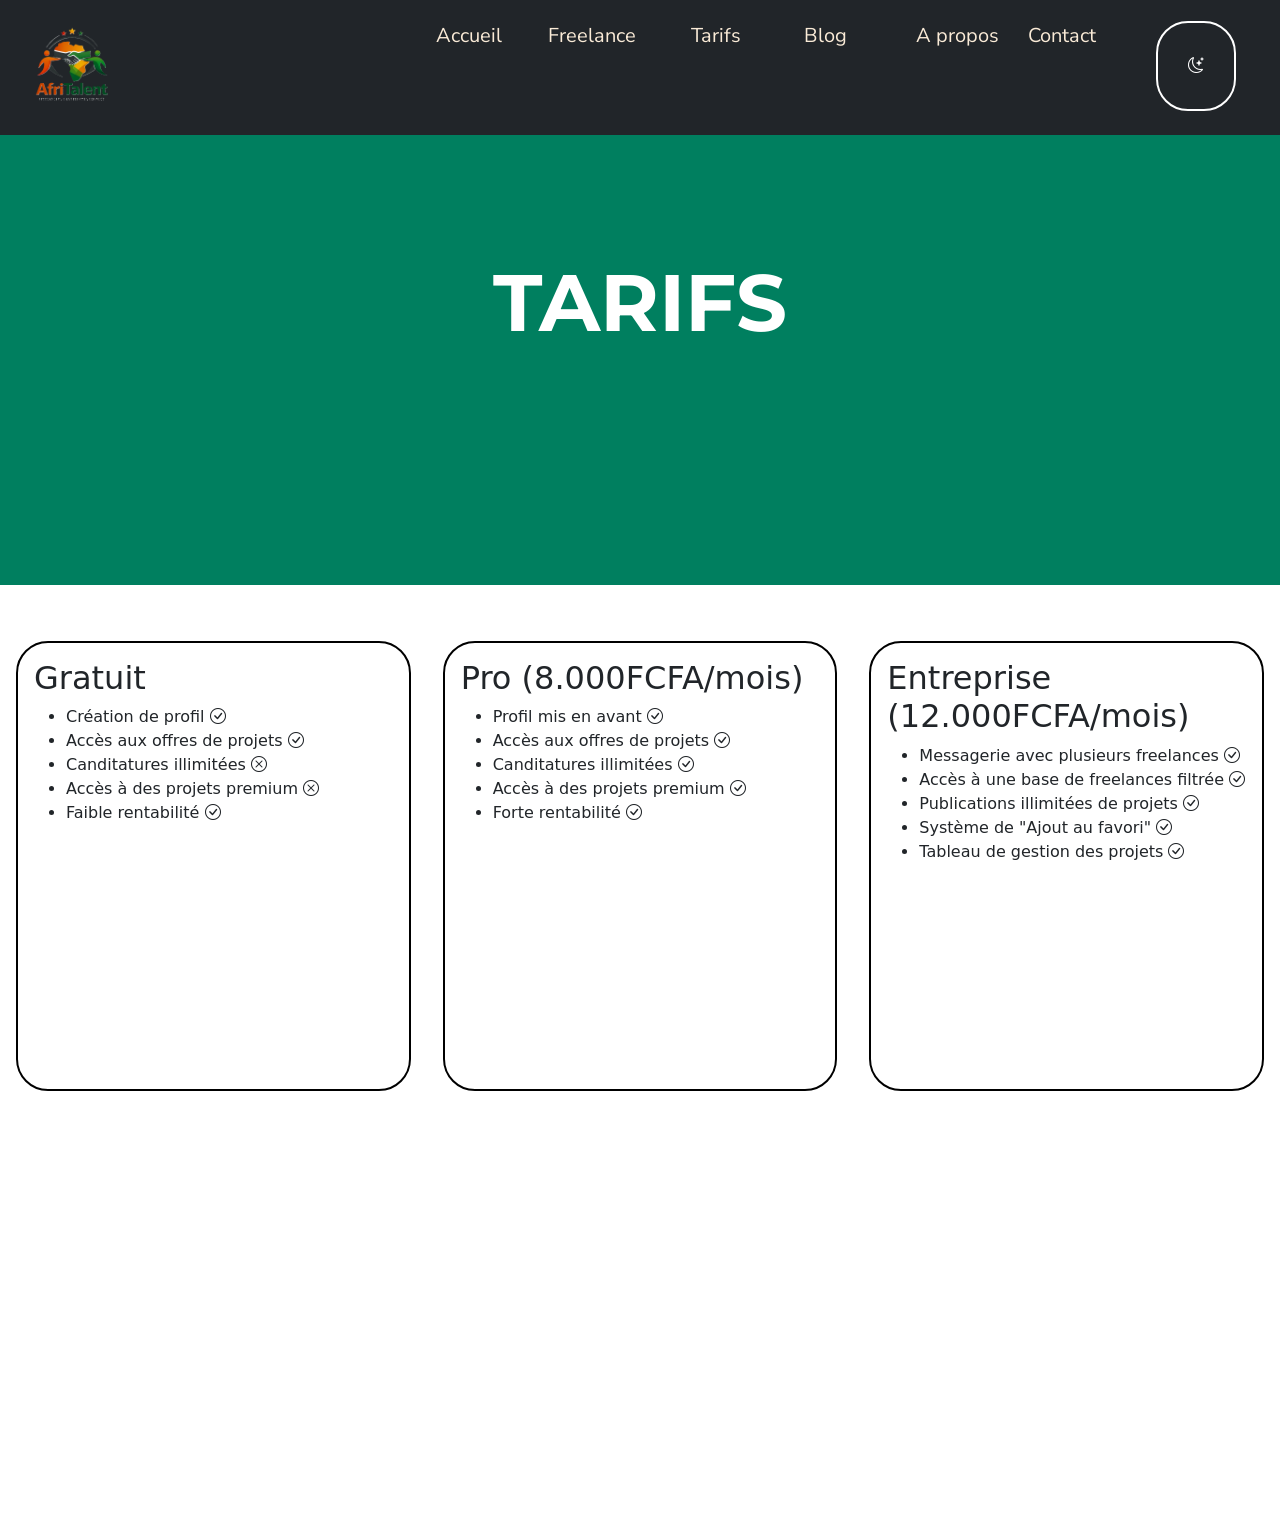
<file: tarifs.html>
<!DOCTYPE html>
<html lang="fr">
<head>
    <meta charset="UTF-8">
    <meta name="viewport" content="width=device-width, initial-scale=1.0">
    <title>Tarifs - AfriTalent</title>
    <!-- Lien google fonts -->
    <link href="https://fonts.googleapis.com/css2?family=Montserrat:wght@100..900&family=Nunito+Sans:wght@200..1000&display=swap" rel="stylesheet">
    <!-- Lien Bootstrap 5 -->
    <link rel="stylesheet" href="https://cdn.jsdelivr.net/npm/bootstrap@5.3.0/dist/css/bootstrap.min.css">
    <!-- Lien Bootstrap via CDN : Icone -->
    <link rel="stylesheet" href="https://cdn.jsdelivr.net/npm/bootstrap-icons@1.11.3/font/bootstrap-icons.min.css">
    <!-- Lien CSS -->
    <link rel="stylesheet" href="CSS/style.css">
</head>
<body>
    <header>
        <nav class="navbar navbar-expand-lg navbar-dark bg-dark">
            <div class="container">
                <img src="images/AfriTalent.png" alt="Logo AfriTalent">
                <button class="navbar-toggler" type="button" data-bs-toggle="collapse" data-bs-target="#navMenu" aria-controls="navMenu" aria-expanded="false" aria-label="Toggle navigation">
                    <span class="navbar-toggler-icon"></span>
                </button>
                <div class="collapse navbar-collapse" id="navMenu">
                    <ul class="navbar-nav ms-auto">
                        <li class="nav-item">
                            <a href="index.html">Accueil</a>
                        </li>
                        <li class="nav-item">
                            <a href="freelances.html">Freelance</a>
                        </li>
                        <li class="nav-item">
                            <a href="tarifs.html">Tarifs</a>
                        </li>
                        <li class="nav-item">
                            <a href="about.html">Blog</a>
                        </li>
                        <li class="nav-item">
                            <a href="about.html">A propos</a>
                        </li>
                        <li class="nav-item">
                            <a href="contacts.html">Contact</a>
                        </li>
                        <li>
                            <button id="theme">
                                <i class="bi bi-moon-stars"></i>
                            </button>
                        </li>
                    </ul>
                </div>
            </div>
        </nav>

    </header>
    <div id="top"></div>
    <section class="fade_in">
        <h1 id="title_tarifs">TARIFS</h1>
        <!-- attribut class="card" pour spécifier qu'il s'agit d'une carte Bootstrap 5 -->
        <div id="container_tarifs">
            <!-- AfriTalent Gratuit -->
            <div class="card" id="card1">
                <div class="card-body">
                    <h2>Gratuit</h2>
                    <ul>
                        <li>
                            Création de profil
                            <i class="bi bi-check-circle"></i>
                        </li>
                        <li>
                            Accès aux offres de projets
                            <i class="bi bi-check-circle"></i>
                        </li>
                        <li>
                            Canditatures illimitées
                            <i class="bi bi-x-circle"></i>
                        </li> 
                        <li>
                            Accès à des projets premium
                            <i class="bi bi-x-circle"></i>
                        </li>
                        <li>
                            Faible rentabilité
                            <i class="bi bi-check-circle"></i>
                        </li>
                    </ul>
                </div>
            </div>
            <!-- AfriTalent Pro -->
            <div class="card" id="card2">
                <div class="card-body">
                    <h2>Pro (8.000FCFA/mois)</h2>
                    <ul>
                        <li>
                            Profil mis en avant
                            <i class="bi bi-check-circle"></i>
                        </li>
                        <li>
                            Accès aux offres de projets
                            <i class="bi bi-check-circle"></i>
                        </li>
                        <li>
                            Canditatures illimitées
                            <i class="bi bi-check-circle"></i>
                        </li> 
                        <li>
                            Accès à des projets premium
                            <i class="bi bi-check-circle"></i>
                        </li>
                        <li>
                            Forte rentabilité
                            <i class="bi bi-check-circle"></i>
                        </li>
                    </ul>
                </div>
            </div>
            <!-- AfriTalent Entreprise -->
            <div class="card" id="card3">
                <div class="card-body">
                    <h2>Entreprise (12.000FCFA/mois)</h2>
                    <ul>
                        <li>
                            Messagerie avec plusieurs freelances
                            <i class="bi bi-check-circle"></i>
                        </li>
                        <li>
                            Accès à une base de freelances filtrée
                            <i class="bi bi-check-circle"></i>
                        </li>
                        <li>
                            Publications illimitées de projets
                            <i class="bi bi-check-circle"></i>
                        </li> 
                        <li>
                            Système de "Ajout au favori"
                            <i class="bi bi-check-circle"></i>
                        </li>
                        <li>
                            Tableau de gestion des projets
                            <i class="bi bi-check-circle"></i>
                        </li>
                    </ul>
                </div>
            </div>
        </div>
    </section>
    <!-- Bootstrap 5 via CDN: script JavaScript -->
    <script src="https://cdn.jsdelivr.net/npm/bootstrap@5.3.0/dist/js/bootstrap.bundle.min.js"></script>
    
    <!-- Script JS -->
    <script src="JS/main.js"></script>
</body>
</html>
</file>
<file: CSS/style.css>
:root{
    --couleur-principale: #55a630;
    --couleur-secondaire: #31572c;
    --couleur-tertiaire:  #007f5f;
    --quatrième-couleur:  #2b9348;
    --first-google-fonts: 'Nunito Sans', sans-serif;
    --second-google-fonts: 'Montserrat', sans-serif;
}
/* Reset CSS */
*{
    margin: 0;
    padding: 0;
    box-sizing: border-box;
}
body{
    padding-top: 15vh;
}
header{
    height: 15vh;
    box-sizing: border-box;
    background: #222;
    position: fixed;
    top: 0;
    left: 0;
    width: 100%;
    z-index: 1000;
}
.navbar{
    background: transparent;
    transition: 0.3s;
}
nav{
    height: 100%;
}
#navMenu ul{
    display: flex;
    justify-content: space-between;
}
#navMenu ul :nth-child(3){
    text-align: center;
    margin-right: 2em;
}
.nav-item{
    width: 7em;
    list-style: none;

}
.container img{
    width: 7em;
}
.nav-item a{
    font-size: 1.25em;
    font-family: var(--first-google-fonts);
    text-decoration: none;
    color: antiquewhite;
}
/* Changement de couleur de texte lors du survole */
a:hover{
    color: gray;
}
/* Configuration section principale */
#hero{
    padding-top: .25em;
    text-align: center;
    color: antiquewhite;
    padding-bottom: 2em;
    height: auto;
    background: var(--quatrième-couleur);
}
#hero ul{
    display: flex;
    gap: 20em;
}
#hero li{
    list-style: none;
}
#hero img{
    margin-top: 5em;
    width: 30em;
    border-radius: 5em;
}
#main_card{
    padding: 5em;
    border-radius: 3em;
    width: 40em;
    background: var(--couleur-tertiaire);
    color: #fff;
}
#hero h1{
    font-family: var(--first-google-fonts);
    font-size: 5em;
}
#hero h2{
    font-family: var(--first-google-fonts);
    font-size: 2.5em;
    font-weight: lighter;
}
#hero div{
    margin-top: 3em;
}
#cta1{
    border-radius: 2em;
}
button p{
    font-family: var(--first-google-fonts);
    font-size: 2em;
}
button{
    transition: 0.3s;
    color: white;
    font-weight: bolder;
    font-family: var(--first-google-fonts);
    background-color: var(--couleur-tertiaire);
    padding: 2em;
    margin: 2em;
}
button:hover{
    /* Effet de zoom avec ombre autour de la case */
    background-color: black;
    color: white;
    transform: scale(1.1);
    transition: 0.3s;
    box-shadow: 0 10px 30px rgba(0, 0, 0);
}
#comment_ca_marche{
    margin-bottom: 15em;
    margin-top: 7em;
}
#comment_ca_marche h2{
    background: var(--couleur-principale);
    color: white;
    font-family: var(--second-google-fonts);
    margin-bottom: 2em;
    text-align: center;
}
#comment_ca_marche #container{
    height: auto;
    display: grid;
    grid-template-rows: repeat(1,1fr);
    grid-template-columns: repeat(4,1fr);
}
#first{
    margin-left: .5em;
    grid-column: 1;
    grid-row: 1;
}
#second{
    grid-column: 2;
    grid-row: 1;
}
#third{
    grid-column: 3;
    grid-row: 1;
}
#fourth{
    grid-column: 4;
    grid-row: 1;
}
#comment_ca_marche .card{
    padding-top: 2em;
    border-radius: 2em;
    border-color: black;
    text-align: center;
    color: black;
    height: auto;
    width: 19em;
    padding-left: 2em;
    padding-right: 2em;
}
#comment_ca_marche .card:hover{
    color: white;
    background-color: black;
    transform: scale(1.1);
    transition: 0.3s;
}
#categories_de_service .card{
    padding-top: 2em;
    border-color: black;
    border-radius: 2em;
    text-align: center;
    color: black;
    height: 60vh;
    width: 19em;
}
#categories_de_service .card:hover{
    border: white;
    background-color: black;
    color: white;
    transform: scale(1.1);
    transition: 0.3s;
}
.card i{
    font-weight: bold;
}
.card h3{
    margin-top: 2em;
}
.card h3, .card p{
    font-family: var(--second-google-fonts);
}
#categories_de_service{
    margin-bottom: 15em;
}
#categories_de_service h2{
    background: var(--couleur-principale);
    color: white;
    font-family: var(--first-google-fonts);
    margin-bottom: 2em;
    text-align: center;
}
#categories_de_service .card{
    width: 12em;
    height: auto;
}
#categories_de_service .card h3{
    margin-top: 1em;
    margin-bottom: 1em;
}
#container_2{
    display: grid;
    grid-template-rows: 1;
    grid-template-columns: repeat(6,1fr);
}
#div1{
    margin-left: .5em;
    grid-row: 1;
    grid-column: 1;
}
#div2{
    grid-row: 1;
    grid-column: 2;
}
#div3{
    grid-row: 1;
    grid-column: 3;
}
#div4{
    grid-row: 1;
    grid-column: 4;
}
#div5{
    grid-row: 1;
    grid-column: 5;
}
#div6{
    grid-row: 1;
    grid-column: 6;
}
#next, #prev{
    border-radius: 5em;
    height: 15vh;
    width: 2em;
    background: #31572c;
}
.carousel-item .card{
    margin-left: 34%;
    height: auto;
}
#temoignages h2{
    background: var(--couleur-principale);
    color: white;
    font-family: var(--second-google-fonts);
    margin-bottom: 2em;
    text-align: center;
}
#cta{
    border-radius: 2em;
    text-align: center;
    margin-top: 5em;
}
#temoignages .card{
    width: 25em;
    padding: 2em;
    height: auto;
    border: solid 2px black;
    border-radius: 2em;
}
#temoignages .card:hover{
    color: white;
    background-color: black;
    transform: scale(1.1);
    transition: 0.3s;
}
#cta{
    margin: 2em;
}
footer{
    background: var(--quatrième-couleur);
    color: white;
    font-family: var(--couleur-principale);
}
footer p{
    font-size: larger;
    margin-left: 1em;
}
footer a{
    color: white;
    text-decoration: none;
    font-size: larger;
}
#container_4{
    margin-right: 2.5em;
    padding-top: 2em;
    display: grid;
    grid-template-columns: repeat(4,1fr);
    grid-template-rows: 1;
}
#col1{
    width: 20em;
    grid-column: 1;
    grid-row: 1;
}
#col2{
    width: 27em;
    grid-column: 2;
    grid-row: 1;
}
#col3{
    text-align: center;
    width: 20em;
    grid-column: 3;
    grid-row: 1;
}
#logo{
    margin-bottom: 2em;
    width: 100px;
    border-radius: 5em;
    text-align: center;
}
#col4 h3, #col2 h3{
    text-align: center;
    margin-bottom: 2em;
}
footer ul{
    display: flex;
    justify-content: space-between;
}
footer li{
    list-style: none;
}
#index i{
    font-size: 2em;
}
/* CSS de contacts.html */
#contact h1{
    background: var(--couleur-tertiaire);
    color: white;
    font-family: var(--second-google-fonts);
    margin-bottom: .5em;
    text-align: center;
    height: 50vh;
    padding-top: 1.5em;
    font-weight: bold;
    font-size: 5em;
}
#contact h2{
    margin-top: 2em;
    font-family: var(--second-google-fonts);
}
#container_contacts form{
    margin-top: 2em;
    text-align: center;
    margin-left: 30%;
    margin-right: 50%;
    border: 2px black;
    border-radius: 2em;
    width: 40vw;
    padding: 20px;
    display: flex;
    flex-direction: column;
    justify-content: space-between;
    color: #fff;
    background: var(--couleur-tertiaire);
}
iframe{
    border-radius: 2em;
    width: 35em;
    margin-left: 22em;
    margin-top: 2em;
}
.space{
    width: 10em;
}
form div{
    margin: 2em;
    display: flex;
    justify-content: space-between;
}
#envoyer{
    transition: 0.3s;
    color: white;
    font-weight: bolder;
    font-family: 'Montserrat', sans-serif;
    background-color: rgb(0, 95, 0);
    padding: 2em;
    margin: 2em;
}
#envoyer:hover{
    /* Effet de zoom avec ombre autour de la case */
    background-color: black;
    color: white;
    transform: scale(1.1);
    transition: 0.3s;
    box-shadow: 0 10px 30px rgba(0, 0, 0);
}
/* CSS pour tarifs.html */
#title_tarifs{
    background: var(--couleur-tertiaire);
    color: white;
    font-family: var(--second-google-fonts);
    margin-bottom: .5em;
    text-align: center;
    height: 50vh;
    padding-top: 1.5em;
    font-weight: bold;
    font-size: 5em;
}
#container_tarifs{
    height: 100vh;
    display: grid;
    grid-template-rows: repeat(1,1fr);
    grid-template-columns: repeat(3,1fr);
}
#container_tarifs .card:hover{
    border: white;
    background-color: black;
    color: white;
    transform: scale(1.1);
    transition: 0.3s;
    gap: 2em;
}

#card1{
    border: solid 2px black;
    border-radius: 2em;
    grid-column: 1;
    grid-row: 1;
    margin: 1em;
    height: 50vh;   
}
#card2{
    border: solid 2px black;
    border-radius: 2em;
    grid-column: 2;
    grid-row: 1;
    margin: 1em;
    height: 50vh;
}
#card3{
    border: solid 2px black;
    border-radius: 2em;
    grid-column: 3;
    grid-row: 1;
    margin: 1em;
    height: 50vh;
}
/* CSS pour freelances */
#freelance h1{
    background: var(--couleur-tertiaire);
    color: white;
    font-family: var(--second-google-fonts);
    margin-bottom: .5em;
    text-align: center;
    height: 50vh;
    padding-top: 1.5em;
    font-weight: bold;
    font-size: 5em;
}
#freelance img{
    height: 20vh;
    width: 7em;
    border-radius: 5em;
}
#freelance_container{
    margin-left: 2.5em;
    display: grid;
    grid-template-columns: repeat(3,1fr);
    grid-template-rows: repeat(3,1fr);
    margin-top: 2em;
}
#profil1{
    grid-column: 1;
    grid-row: 1;
}
#profil2{
    grid-column: 2;
    grid-row: 1;
}
#profil3{
    grid-row: 1;
    grid-column: 3;
}
#profil4{
    grid-column: 1;
    grid-row: 2;
}
#profil5{
    grid-column: 2;
    grid-row: 2;
}
#profil6{
    grid-column: 3;
    grid-row: 2;
}
#profil7{
    grid-column: 1;
    grid-row: 3;
}
#profil8{
    grid-column: 2;
    grid-row: 3;
}
#profil9{
    grid-column: 3;
    grid-row: 3;
}
#freelance_container .card-body{
    border: solid 2px;
    border-radius: 2em;
    width: 23em;
    margin-bottom: 2em;
    text-align: center;
    height: 100vh;
}
#freelance_container .card-body:hover{
    border: white;
    background-color: black;
    color: white;
    transform: scale(1.1);
    transition: 0.3s;
}
#freelance_container .card{
    border: none;
}
#freelance_container button{
    height: 2em;
    padding-top: .5em;
}
/* CSS pour about.html */
#title_about{
    background: var(--couleur-tertiaire);
    color: white;
    font-family: var(--second-google-fonts);
    margin-bottom: 2vh;
    text-align: center;
    height: 50vh;
    padding-top: 1.5em;
    font-weight: bold;
    font-size: 5em;
}
#about section{
    margin-bottom: 5em;
}
#about h2{
    color: #fff;
    text-align: center;
    background: var(--couleur-tertiaire);
    font-family: var(--second-google-fonts);
}
#histoire{
    margin-top: 0;
    height: auto;
    background: linear-gradient(to bottom,rgba(0,0,0,0.5)), url("../images/26389178-groupe-de-affaires-gens-avoir-une-reunion-a-propos-entreprise-statistiques-photo.jpg");
    background-repeat: no-repeat;
    background-size: cover;
    background-position: center;
}
#histoire p{
    padding-bottom: 2em;
    width: 50%;
    margin-left: 25%;
    text-align: center;
    margin-top: 2em;
    font-family: var(--first-google-fonts);
    color: #fff;
}
#about .card{
    margin-top: 2em;
    border: none;
}
#about .card-body{
    border-radius: 2em;
    border: solid 2px black;
    height: auto;
}
#about .card-body img{
    width: 10em;
    height: 10em;
    border-radius: 5em;
    text-align: center;
}
#about .card-body:hover{
    border: white;
    background-color: black;
    color: white;
    transform: scale(1.1);
    transition: 0.3s;
    gap: 2em;
}
#about ul{
    display: flex;
    gap: 50px;
}
#about li{
    list-style: none;
}
#valeurs ul:last-child{
    margin-right: 2em;
}
#valeurs .card-body{
    text-align: center;
}
#valeurs i{
    font-size: 2em;
}
#container_chiffres_cle{
    display: flex;
    flex-direction: row;
}
#chiffres_cle h3{
    font-size: 5em;
    text-align: center;
}
/* RESPONSIVE DESIGN */

/* Empêche le débordement horizontal */
html, body{
    overflow-x: hidden;
}

img{
    max-width: 100%;
    height: auto;
}

/* TABLETTE : 768px */

@media screen and (max-width: 768px){
    
    body{
        padding-top: 12vh;
    }

    /* NAVBAR */
    
    header{
        height: auto;
    }
    
    #navMenu ul{
        flex-direction: column;
        align-items: center;
        gap: 1em;
    }
    
    #navMenu ul :nth-child(3){
        margin-right: 0;
    }
    .nav-item{
        width: auto;
        text-align: center;
    }
    
    .container img{
        width: 5em;
    }
    
    /* HERO */
    
    #hero{
        height: auto;
        padding: 3em 1em;
    }

    #hero ul{
        flex-direction: column;
        gap: 3em;
        align-items: center;
        padding: 0;
    }
    
    #hero img{
        width: 20em;
        margin-top: 2em;
    }
    
    #main_card{
        margin-left: 2.5em;
        width: 90%;
        padding: 2em;
    }
    
    #hero h1{
        font-size: 3em;
    }
    
    #hero h2{
        font-size: 1.5em;
    }
    
    /* COMMENT ÇA MARCHE */
    
    #comment_ca_marche #container{
        height: auto;
        display: grid;
        grid-template-columns: repeat(2,1fr);
        gap: 2em;
        justify-items: center;
    }
    
    #first{
        margin: 0;
        text-align: center;
        grid-column: 1;
        grid-row: 1;
    }
    #second{
        text-align: center;
        grid-column: 2;
        grid-row: 1;
    }
    #third{
        text-align: center;
        grid-column: 1;
        grid-row: 2;
    }
    #fourth{
        text-align: center;
        grid-column: 2;
        grid-row: 2;
    }
    
    #comment_ca_marche .card{
        width: 16em;
        height: auto;
        padding-bottom: 2em;
    }

    /* SERVICES */

    #container_2{
        display: grid;
        grid-template-columns: repeat(2,1fr);
        gap: 2em;
        justify-items: center;
    }

    #div1{
        margin-left: 0;
        text-align: center;
        grid-column: 1;
        grid-row: 1;
    }
    #div2{
        text-align: center;
        grid-column: 2;
        grid-row: 1;
    }
    #div3{
        text-align: center;
        grid-column: 1;
        grid-row: 2;
    }
    #div4{
        text-align: center;
        grid-column: 2;
        grid-row: 2;
    }
    #div5{
        text-align: center;
        grid-column: 1;
        grid-row: 3;
    }
    #div6{
        text-align: center;
        grid-column: 2;
        grid-row: 3;
    }
    
    #categories_de_service .card{
        width: 15em;
        height: auto;
        padding-bottom: 2em;
    }
    
    /* TÉMOIGNAGES */
    
    .carousel-item .card{
        margin-left: auto;
        margin-right: auto;
    }
    
    #temoignages .card{
        width: 80%;
        height: auto;
    }
    
    /* FOOTER */

    #container_4{
        display: grid;
        grid-template-columns: repeat(2,1fr);
        gap: 2em;
        padding: 2em;
    }
    
    #col1{
        text-align: center;
        grid-column: 1;
        grid-row: 1;
    }
    #col2{
        text-align: center;
        grid-column: 2;
        grid-row: 1;
    }
    #col3{
        margin-top: 2em;
        text-align: center;
        grid-column: 1;
        grid-row: 2;
    }
    
    footer ul{
        justify-content: center;
        gap: 2em;
    }
    
    /* TARIFS */
    
    #container_tarifs{
        height: auto;
        display: grid;
        grid-template-columns: 1fr;
    }
    
    #card1{
        text-align: center;
        grid-column: 1;
        grid-row: 1;
    }
    #card2{
        text-align: center;
        grid-column: 1;
        grid-row: 2;
    }
    #card3{
        text-align: center;
        grid-column: 1;
        grid-row: 3;
    }
    
    /* FREELANCES */
    #freelance h1{
        padding-top: 4.5em;
        font-size: 3em;
    }
    
    #freelance_container{
        grid-template-columns: repeat(2,1fr);
        gap: 2em;
        justify-items: center;
    }
    #profil1{
        text-align: center;
        grid-column: 1;
        grid-row: 1;
    }
    #profil2{
        text-align: center;
        grid-column: 2;
        grid-row: 1;
    }
    #profil3{
        text-align: center;
        grid-column: 1;
        grid-row: 2;
    }
    #profil4{
        text-align: center;
        grid-column: 2;
        grid-row: 2;
    }
    #profil5{
        text-align: center;
        grid-column: 1;
        grid-row: 3;
    }
    #profil6{
        text-align: center;
        grid-column: 2;
        grid-row: 3;
    }
    #profil7{
        text-align: center;
        grid-column: 1;
        grid-row: 4;
    }
    #profil8{
        text-align: center;
        grid-column: 2;
        grid-row: 4;
    }
    #profil9{
        text-align: center;
        grid-column: 1;
        grid-row: 5;
    }
    
    #freelance_container .card-body{
        width: 18em;
        height: auto;
    }
    
    /* ABOUT */
    
    #about ul{
        flex-wrap: wrap;
        justify-content: center;
    }
    
    #equipe img{
        width: 220px;
        height: auto;
    }
    /* CONTACTS */
    #contact h1{
        font-size: 5em;
        padding-top: 2em;
    }
    #container_contacts form{
        width: 30em;
        margin-left: 9em;
    }
    iframe{
        width: 35em;
        margin-left: 6em;
    }
}

/* MOBILE : 375px */

@media screen and (max-width: 380px){
    #hero #main_card{
        width: 100%;
        margin-left: 0;
    }
    /* COMMENT ÇA MARCHE */
    
    #comment_ca_marche #container{
        height: auto;
        display: grid;
        grid-template-columns: repeat(1,1fr);
        gap: 2em;
        justify-items: center;
    }
    
    #first{
        margin: 0;
        text-align: center;
        grid-column: 1;
        grid-row: 1;
    }
    #second{
        text-align: center;
        grid-column: 1;
        grid-row: 2;
    }
    #third{
        text-align: center;
        grid-column: 1;
        grid-row: 3;
    }
    #fourth{
        text-align: center;
        grid-column: 1;
        grid-row: 4;
    }
    
    #comment_ca_marche .card{
        width: 16em;
        height: auto;
        padding-bottom: 2em;
    }
    
    /* SERVICES */
    
    #container_2{
        margin-left: 3.5em;
        display: grid;
        grid-template-columns: repeat(2,1fr);
        gap: 2em;
        justify-items: center;
    }
    
    #div1{
        margin-left: 0;
        text-align: center;
        grid-column: 1;
        grid-row: 1;
    }
    #div2{
        text-align: center;
        grid-column: 1;
        grid-row: 2;
    }
    #div3{
        text-align: center;
        grid-column: 1;
        grid-row: 3;
    }
    #div4{
        text-align: center;
        grid-column: 1;
        grid-row: 4;
    }
    #div5{
        text-align: center;
        grid-column: 1;
        grid-row: 5;
    }
    #div6{
        text-align: center;
        grid-column: 1;
        grid-row: 6;
    }
    
    #categories_de_service .card{
        width: 15em;
        height: auto;
        padding-bottom: 2em;
    }
    
    /* TÉMOIGNAGES */

    .carousel-item .card{
        margin-left: auto;
        margin-right: auto;
    }
    
    #temoignages .card{
        width: 80%;
        height: auto;
    }

    /* FOOTER */

    #container_4{
        display: grid;
        grid-template-columns: repeat(2,1fr);
        gap: 2em;
        padding: 2em;
    }
    
    #col1{
        text-align: center;
        grid-column: 1;
        grid-row: 1;
    }
    #col2{
        width: 20em;
        text-align: center;
        grid-column: 1;
        grid-row: 2;
    }
    #col3{
        margin-top: 2em;
        text-align: center;
        grid-column: 1;
        grid-row: 3;
    }
    
    footer ul{
        justify-content: center;
        gap: 2em;
    }

    /* TARIFS */

    #container_tarifs{
        height: auto;
        display: grid;
        grid-template-columns: 1fr;
    }
    
    #card1{
        text-align: center;
        grid-column: 1;
        grid-row: 1;
    }
    #card2{
        text-align: center;
        grid-column: 1;
        grid-row: 2;
    }
    #card3{
        text-align: center;
        grid-column: 1;
        grid-row: 3;
    }
    
    /* FREELANCES */
    #freelance h1{
        padding-top: 4.5em;
        font-size: 3em;
    }
    
    #freelance_container{
        margin-left: 0;
        display: grid;
        grid-template-columns: repeat(auto-fit,minmax(280px, 1fr));
        gap: 2em;
        justify-items: center;
        padding: 20px;
    }
    #profil1{
        text-align: center;
        grid-column: 1;
        grid-row: 1;
    }
    #profil2{
        text-align: center;
        grid-column: 1;
        grid-row: 2;
    }
    #profil3{
        text-align: center;
        grid-column: 1;
        grid-row: 3;
    }
    #profil4{
        text-align: center;
        grid-column: 1;
        grid-row: 4;
    }
    #profil5{
        text-align: center;
        grid-column: 1;
        grid-row: 5;
    }
    #profil6{
        text-align: center;
        grid-column: 1;
        grid-row: 6;
    }
    #profil7{
        text-align: center;
        grid-column: 1;
        grid-row: 7;
    }
    #profil8{
        text-align: center;
        grid-column: 1;
        grid-row: 8;
    }
    #profil9{
        text-align: center;
        grid-column: 1;
        grid-row: 9;
    }
    #freelance_container .card-body{
        width: 18em;
        height: auto;
    }
    
    /* ABOUT */
    
    #about ul{
        flex-wrap: wrap;
        justify-content: center;
    }

    #equipe img{
        width: 220px;
        height: auto;
    }

    /* CHIFFRES CLES */
    #chiffres_cle h2{
        font-size: 3em;
    }
    #chiffres_cle p{
        font-size: 1.5em;
    }
    #chiffres_cle div{
        margin-left: 0 !important;
    }
    #container_chiffres_cle{
        display: flex;
        flex-direction: column;
        justify-content: center;
    }
    #container_chiffres_cle > div{
        text-align: center;
        width: 100%;
    }
    /* CONTACTS */
    #contact h1{
        font-size: 4em;
        padding-top: 2em;
        height: 40vh;
    }
    #container_contacts form{
        margin-left: 0;
        margin-right: 0;
        width: 25em;
    }
    #form_btn{
        width: 15em;
        margin-left: 0;
        margin-right: 0;
    }
    iframe{
        margin-left: 0;
        width: 35em;
    }
    
}

/* DESKTOP : +1200px */

@media screen and (min-width: 1200px){
    
    .container{
        max-width: 1400px;
    }
    
    #hero ul{
        justify-content: center;
        align-items: center;
    }
    
    #comment_ca_marche #container{
        justify-items: center;
    }
    
    #container_2{
        justify-items: center;
    }
    
    #container_4{
        padding: 3em;
        gap: 3em;
    }
    
    #freelance #container{
        justify-items: center;
    }
}
/* Bouton light/dark theme */
#theme{
    background: none;
    border: 2px solid white;
    border-radius: 2em;
    height: 10vh;
    width: 5em;
    margin-top: 0;
    padding: 0;
    margin-left: 1em;
    margin-bottom: 0.25em;
    text-align: center;
}

/* Dark Theme */
.dark-theme {
    background-color: #333;
    color: #fff;
}
.dark-theme .card {
    background: none;
    border: 2px solid #fff;
}
.dark-theme h1, .dark-theme h2, .dark-theme h3, .dark-theme p, .dark-theme i{
    color: #fff;
}
.dark-theme #tarifs li{
    color: #fff;     
}
.dark-theme #hero, .dark-theme footer{
    background: var(--couleur-secondaire);
}
.dark-theme #cta1, .dark-theme #main_card, .dark-theme button, .dark-theme #envoyer{
    background-color: rgb(0, 95, 0);
}
.dark-theme #container_tarifs .card li{
    color: #fff;
}
.dark-theme #container_tarifs .card, .dark-theme #freelance_container .card-body, .dark-theme #temoignages .card, .dark-theme #comment_ca_marche .card, .dark-theme #categories_de_service .card, .dark-theme#about .card-body{
    border: 2px solid #ababab; 
}
.dark-theme #histoire{
    margin-top: 0;
}          

/* Light theme */
.light #hero{
    padding-top: .25em;
    text-align: center;
    color: antiquewhite;
    padding-bottom: 2em;
    height: 1200px;
    background: var(--quatrième-couleur);
}
.light #hero ul{
    display: flex;
    gap: 25em;
}
.light #hero li{
    list-style: none;
}
.light #hero img{
    margin-top: 5em;
    width: 30em;
    border-radius: 5em;
}
.light #main_card{
    padding: 5em;
    border-radius: 3em;
    width: 40em;
    background: var(--couleur-tertiaire);
    color: #fff;
}
.light #hero h1{
    font-family: var(--first-google-fonts);
    font-size: 5em;
}
.light #hero h2{
    font-family: var(--first-google-fonts);
    font-size: 2.5em;
    font-weight: lighter;
}
.light  #hero div{
    margin-top: 3em;
}
.light #cta1{
    border-radius: 2em;
}
.light button p{
    font-family: var(--first-google-fonts);
    font-size: 2em;
}
.light button{
    transition: 0.3s;
    color: white;
    font-weight: bolder;
    font-family: var(--first-google-fonts);
    background-color: var(--couleur-tertiaire);
    padding: 2em;
    margin: 2em;
}
.light button:hover{
    /* Effet de zoom avec ombre autour de la case */
    background-color: black;
    color: white;
    transform: scale(1.1);
    transition: 0.3s;
    box-shadow: 0 10px 30px rgba(0, 0, 0);
}
.light #comment_ca_marche{
    margin-top: 7em;
}
.light #comment_ca_marche h2{
    background: var(--couleur-principale);
    color: white;
    font-family: var(--second-google-fonts);
    margin-bottom: 2em;
    text-align: center;
}
.light #comment_ca_marche #container{
    height: 100vh;
    display: grid;
    grid-template-rows: repeat(1,1fr);
    grid-template-columns: repeat(4,1fr);
}
.light #first{
    margin-left: .5em;
    grid-column: 1;
    grid-row: 1;
}
.light #second{
    grid-column: 2;
    grid-row: 1;
}
.light #third{
    grid-column: 3;
    grid-row: 1;
}
.light #fourth{
    grid-column: 4;
    grid-row: 1;
}
.light #comment_ca_marche .card{
    padding-top: 2em;
    border-radius: 2em;
    border-color: black;
    text-align: center;
    color: black;
    height: auto;
    width: 19em;
    padding-left: 2em;
    padding-right: 2em;
}
.light #comment_ca_marche .card:hover{
    color: white;
    background-color: black;
    transform: scale(1.1);
    transition: 0.3s;
}
.light #categories_de_service .card{
    padding-top: 2em;
    border-color: black;
    border-radius: 2em;
    text-align: center;
    color: black;
    height: auto;
    width: 19em;
}
.light #categories_de_service .card:hover{
    border: white;
    background-color: black;
    color: white;
    transform: scale(1.1);
    transition: 0.3s;
}
.light .card i{
    font-weight: bold;
}
.light .card h3{
    margin-top: 2em;
}
.light .card h3, .light .card p{
    font-family: var(--second-google-fonts);
}
.light #categories_de_service{
    margin-bottom: 15em;
}
.light #categories_de_service h2{
    background: var(--couleur-principale);
    color: white;
    font-family: var(--first-google-fonts);
    margin-bottom: 2em;
    text-align: center;
}
.light #categories_de_service .card{
    width: 12em;
    height: 40vh;
}
.light #categories_de_service .card h3{
    margin-top: 1em;
    margin-bottom: 1em;
}
.light #container_2{
    display: grid;
    grid-template-rows: 1;
    grid-template-columns: repeat(6,1fr);
}
.light #div1{
    margin-left: .5em;
    grid-row: 1;
    grid-column: 1;
}
.light #div2{
    grid-row: 1;
    grid-column: 2;
}
.light #div3{
    grid-row: 1;
    grid-column: 3;
}
.light #div4{
    grid-row: 1;
    grid-column: 4;
}
.light #div5{
    grid-row: 1;
    grid-column: 5;
}
.light #div6{
    grid-row: 1;
    grid-column: 6;
}
.light #next, .light #prev{
    border-radius: 5em;
    height: 15vh;
    width: 2em;
    background: #31572c;
}
.light .carousel-item .card{
    margin-left: 38%;
}
.light #temoignages h2{
    background: var(--couleur-principale);
    color: white;
    font-family: var(--second-google-fonts);
    margin-bottom: 2em;
    text-align: center;
}
.light #cta{
    border-radius: 2em;
    text-align: center;
    margin-top: 5em;
}
.light #temoignages .card{
    width: 25em;
    padding: 2em;
    height: 70vh;
    border: solid 2px black;
    border-radius: 2em;
}
.light #temoignages .card:hover{
    color: white;
    background-color: black;
    transform: scale(1.1);
    transition: 0.3s;
}
.light #cta{
    margin: 2em;
}
.light .footer{
    background: var(--quatrième-couleur);
    color: white;
    font-family: var(--couleur-principale);
}
.light .footer p{
    font-size: larger;
    margin-left: 1em;
}
.light .footer a{
    color: white;
    text-decoration: none;
    font-size: larger;
}
.light #container_4{
    padding-top: 2em;
    display: grid;
    grid-template-columns: repeat(1fr,4);
    grid-template-rows: 1;
}
.light #col1{
    width: 20em;
    grid-column: 1;
    grid-row: 1;
}
.light #col2{
    width: 35em;
    grid-column: 2;
    grid-row: 1;
}
.light #col3{
    text-align: center;
    width: 25em;
    grid-column: 3;
    grid-row: 1;
}
.light #col1, .light #col2, .light #col3{
    background: var(--couleur-tertiaire);
    border-radius: 3em;
}
.light #logo{
    margin-bottom: 2em;
    width: 100px;
    border-radius: 5em;
    text-align: center;
}
.light #col4 h3, .light #col2 h3{
    text-align: center;
    margin-bottom: 2em;
}
.light .footer ul{
    display: flex;
    justify-content: space-between;
}
.light .footer li{
    list-style: none;
}
.light #index i{
    font-size: 2em;
}
/* CSS de contacts.html */
.light #contact h1{
    background: var(--couleur-tertiaire);
    color: white;
    font-family: var(--second-google-fonts);
    margin-bottom: .5em;
    text-align: center;
    height: 50vh;
    padding-top: 1.5em;
    font-weight: bold;
    font-size: 5em;
}
.light #container_contacts form{
    margin-top: 2em;
    text-align: center;
    margin-left: 30%;
    margin-right: 50%;
    border: 2px black;
    border-radius: 2em;
    width: 40vw;
    padding: 20px;
    display: flex;
    flex-direction: column;
    justify-content: space-between;
    color: #fff;
    background: var(--couleur-tertiaire);
}
.light iframe{
    border-radius: 2em;
    width: 35em;
    margin-left: 22em;
    margin-top: 2em;
}
.light .space{
    width: 10em;
}
.light form div{
    margin: 2em;
    display: flex;
    justify-content: space-between;
}
.light #envoyer{
    transition: 0.3s;
    color: white;
    font-weight: bolder;
    font-family: 'Montserrat', sans-serif;
    background-color: rgb(0, 95, 0);
    padding: 2em;
    margin: 2em;
}
.light #envoyer:hover{
    /* Effet de zoom avec ombre autour de la case */
    background-color: black;
    color: white;
    transform: scale(1.1);
    transition: 0.3s;
    box-shadow: 0 10px 30px rgba(0, 0, 0);
}
/* CSS pour tarifs.html */
.light #title_tarifs{
    background: var(--couleur-tertiaire);
    color: white;
    font-family: var(--second-google-fonts);
    margin-bottom: .5em;
    text-align: center;
    height: 50vh;
    padding-top: 1.5em;
    font-weight: bold;
    font-size: 5em;
}
.light #container_tarifs{
    height: 100vh;
    display: grid;
    grid-template-rows: repeat(1fr,1);
    grid-template-columns: repeat(1fr,3);
}
.light #container_tarifs .card:hover{
    border: white;
    background-color: black;
    color: white;
    transform: scale(1.1);
    transition: 0.3s;
    gap: 2em;
}

.light #card1{
    border: solid 2px black;
    border-radius: 2em;
    grid-column: 1;
    grid-row: 1;
    margin: 1em;
    height: 50vh;   
}
.light #card2{
    border: solid 2px black;
    border-radius: 2em;
    grid-column: 2;
    grid-row: 1;
    margin: 1em;
    height: 50vh;
}
.light #card3{
    border: solid 2px black;
    border-radius: 2em;
    grid-column: 3;
    grid-row: 1;
    margin: 1em;
    height: 50vh;
}
/* CSS pour freelances */
.light #freelance h1{
    background: var(--couleur-tertiaire);
    color: white;
    font-family: var(--second-google-fonts);
    margin-bottom: .5em;
    text-align: center;
    height: 50vh;
    padding-top: 1.5em;
    font-weight: bold;
    font-size: 5em;
}
.light #freelance img{
    height: 20vh;
    width: 7em;
    border-radius: 5em;
}
.light #freelance_container{
    margin-left: 2.5em;
    display: grid;
    grid-template-columns: repeat(3,1fr);
    grid-template-rows: repeat(3,1fr);
    margin-top: 2em;
}
.light #profil1{
    grid-column: 1;
    grid-row: 1;
}
.light #profil2{
    grid-column: 2;
    grid-row: 1;
}
.light #profil3{
    grid-row: 1;
    grid-column: 3;
}
.light #profil4{
    grid-column: 1;
    grid-row: 2;
}
.light #profil5{
    grid-column: 2;
    grid-row: 2;
}
.light #profil6{
    grid-column: 3;
    grid-row: 2;
}
.light #profil7{
    grid-column: 1;
    grid-row: 3;
}
.light #profil8{
    grid-column: 2;
    grid-row: 3;
}
.light #profil9{
    grid-column: 3;
    grid-row: 3;
}
.light #freelance_container .card-body{
    border: solid 2px black;
    border-radius: 2em;
    width: 23em;
    margin-bottom: 2em;
    text-align: center;
    height: 100vh;
}
.light #freelance_container .card-body:hover{
    border: white;
    background-color: black;
    color: white;
    transform: scale(1.1);
    transition: 0.3s;
}
.light #freelance_container .card{
    border: none;
}
.light #freelance_container button{
    height: 2em;
    padding-top: .5em;
}
/* CSS pour about.html */
.light #about section{
    margin-bottom: 5em;
}
.light #about h1{
    color: #fff;
    text-align: center;
    background: var(--couleur-tertiaire);
    font-family: var(--second-google-fonts);
}
.light #histoire{
    margin-top: 0;
    padding-top: 2em;
    height: 80vh;
    background: linear-gradient(to bottom,rgba(0,0,0,0.5)), url("../images/26389178-groupe-de-affaires-gens-avoir-une-reunion-a-propos-entreprise-statistiques-photo.jpg");
    background-repeat: no-repeat;
    background-size: cover;
    background-position: center;
}
.light #histoire p{
    margin-top: 2em;
    font-family: var(--first-google-fonts);
    color: #fff;
}
.light #about .card{
    margin-top: 2em;
    border: none;
}
.light #about .card-body{
    border-radius: 2em;
    border: solid 2px black;
    height: 70vh;
}
.light #about .card-body:hover{
    border: white;
    background-color: black;
    color: white;
    transform: scale(1.1);
    transition: 0.3s;
    gap: 2em;
}
.light #about ul{
    display: flex;
    gap: 50px;
}
.light #about li{
    list-style: none;
}
.light #equipe img{
    width: 300px;
    height: 40vh;
    border-radius: 10em;
}
.light #valeurs ul:last-child{
    margin-right: 2em;
}
.light #valeurs .card-body{
    text-align: center;
}
.light #valeurs i{
    font-size: 2em;
}

/* Navbar dynamique au scroll */
.scroll nav{
    background-color: rgba(0, 0, 0, 0.8);

}

/* Effet shrink */
.navbar{
    padding: 25px 0;
    transition: all 0.3s ease;
    background: transparent;
}

.navbar.shrink{
    height: 70%;
    padding: 8px 0;
    background: rgba(0,0,0,0.85);
}

.navbar img{
    width: 120px;
    transition: 0.3s;
}

.navbar.shrink img{
    width: 80px;
}

/* Bouton de retour en haut */
.top-btn{
    position: fixed;
    bottom: 20px;
    right: 20px;
    background-color: #333;
    color: white;
    z-index: 999;
    border-radius: 3em;   
}
/* Compteurs */
#compteurs{
    margin-right: 3em;
}
#compteurs h2, #chiffres_cle h2{
    font-size: 5em;
    font-family: var(--first-google-fonts);
}
#compteurs p, #chiffres_cle p{
    font-size: 1.75em;
}
#chiffres_cle div{
    margin-top: 2em;
    margin-left: 6em;
}

/* Fade-in */
.fade_in{
    opacity: 1;
    transform: translateY(50px);
    transition: all 1s ease;
}
/* Quand la section se lance */
.fade_in.show{
    opacity: 1;
    transform: translateY(0);
}

/* Filtrage par catégories */
/* Masquer les cartes non sélectionnées */
#freelance.web .card, #freelance.marketing .card, #freelance.redaction .card, #freelance.cloud .card, #freelance.data_ia .card, #freelance.design .card{
    display: none;
}

/* Afficher les cartes sélectionnées */
#freelance.web .web{
    display: block;
}
#freelance.marketing .marketing{
    display: block;
}
#freelance.data_ia .data_ia{
    display: block;
}
#freelance.redaction .redaction{
    display: block;
}
#freelance.cloud .cloud{
    display: block;
}
#freelance.design .design{
    display: block;
}

/* Messages d'erreur et de succès */
.error{
    color: red;
    font-size: 12px;
    display: block;
    margin-top: 5px;
}
.success{
    color: green;
    font-size: 12px;
    display: block;
    margin-top: 5px;
}
</file>
